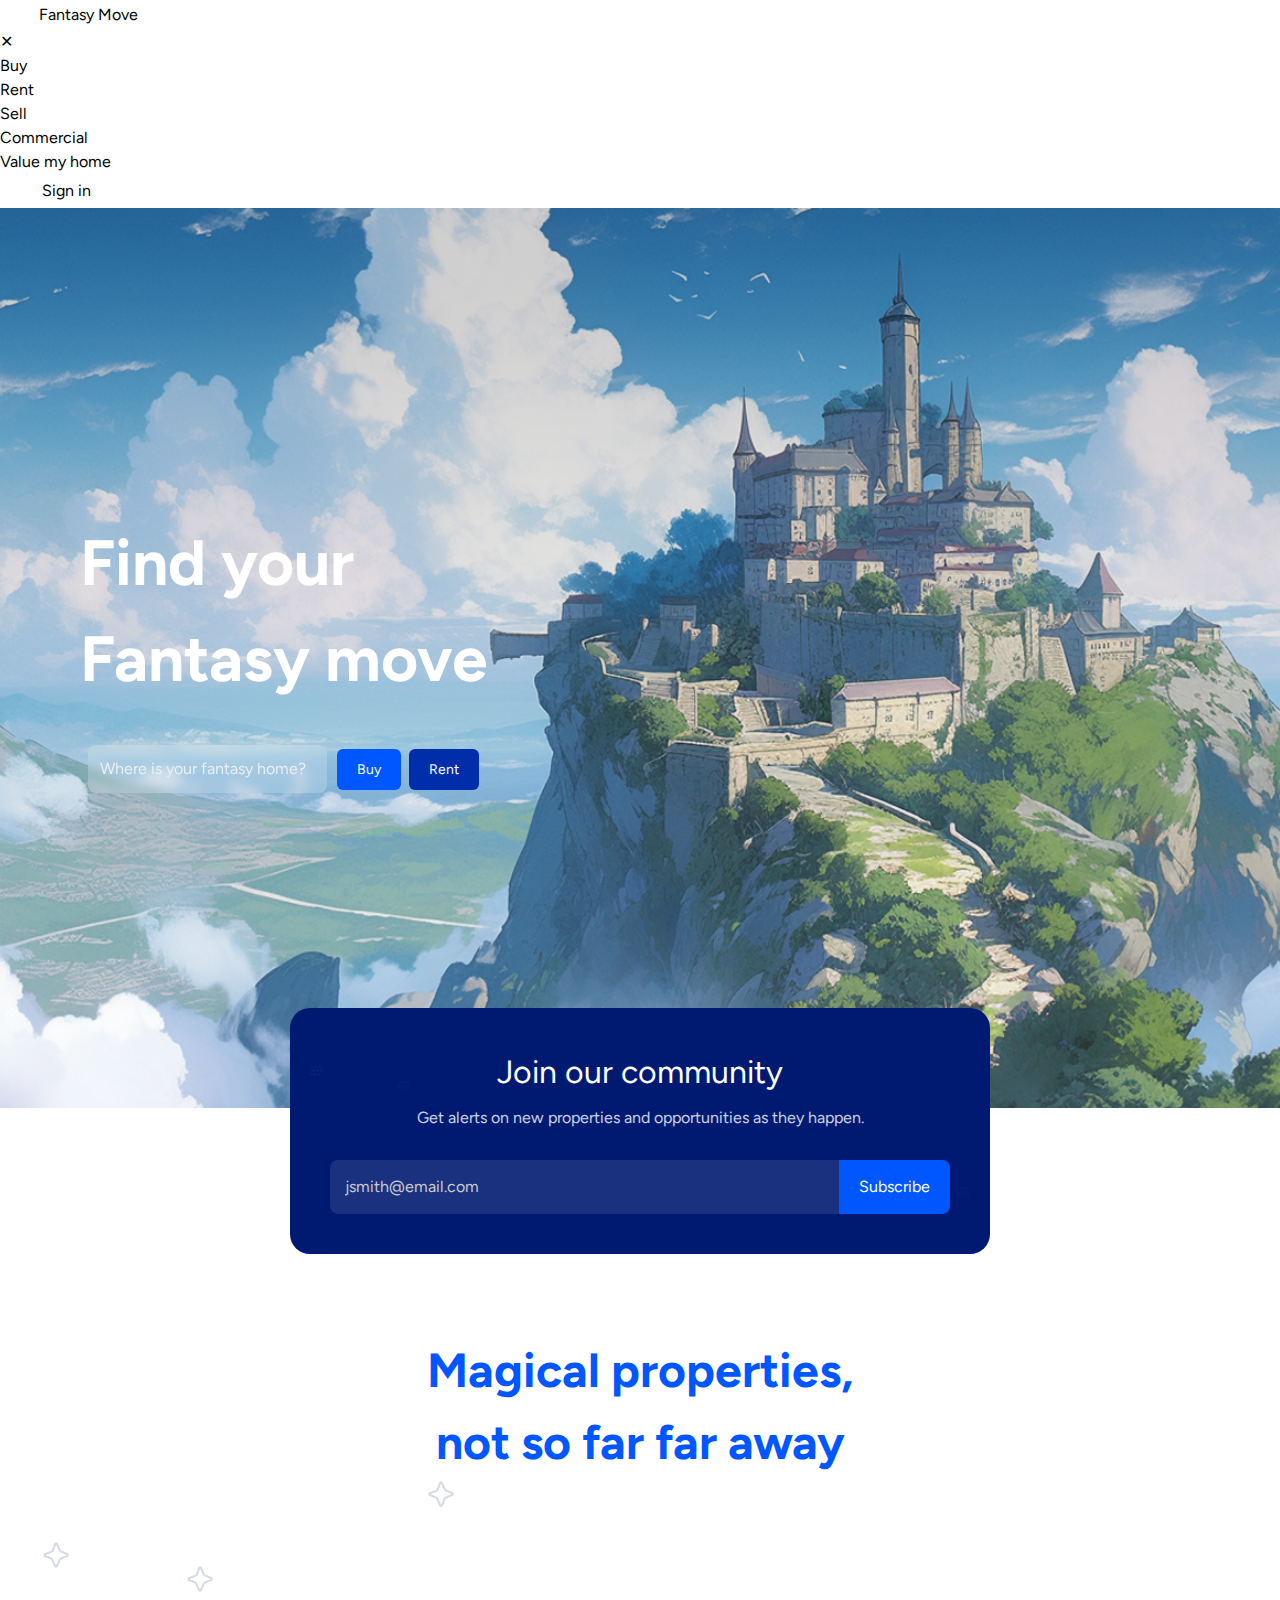
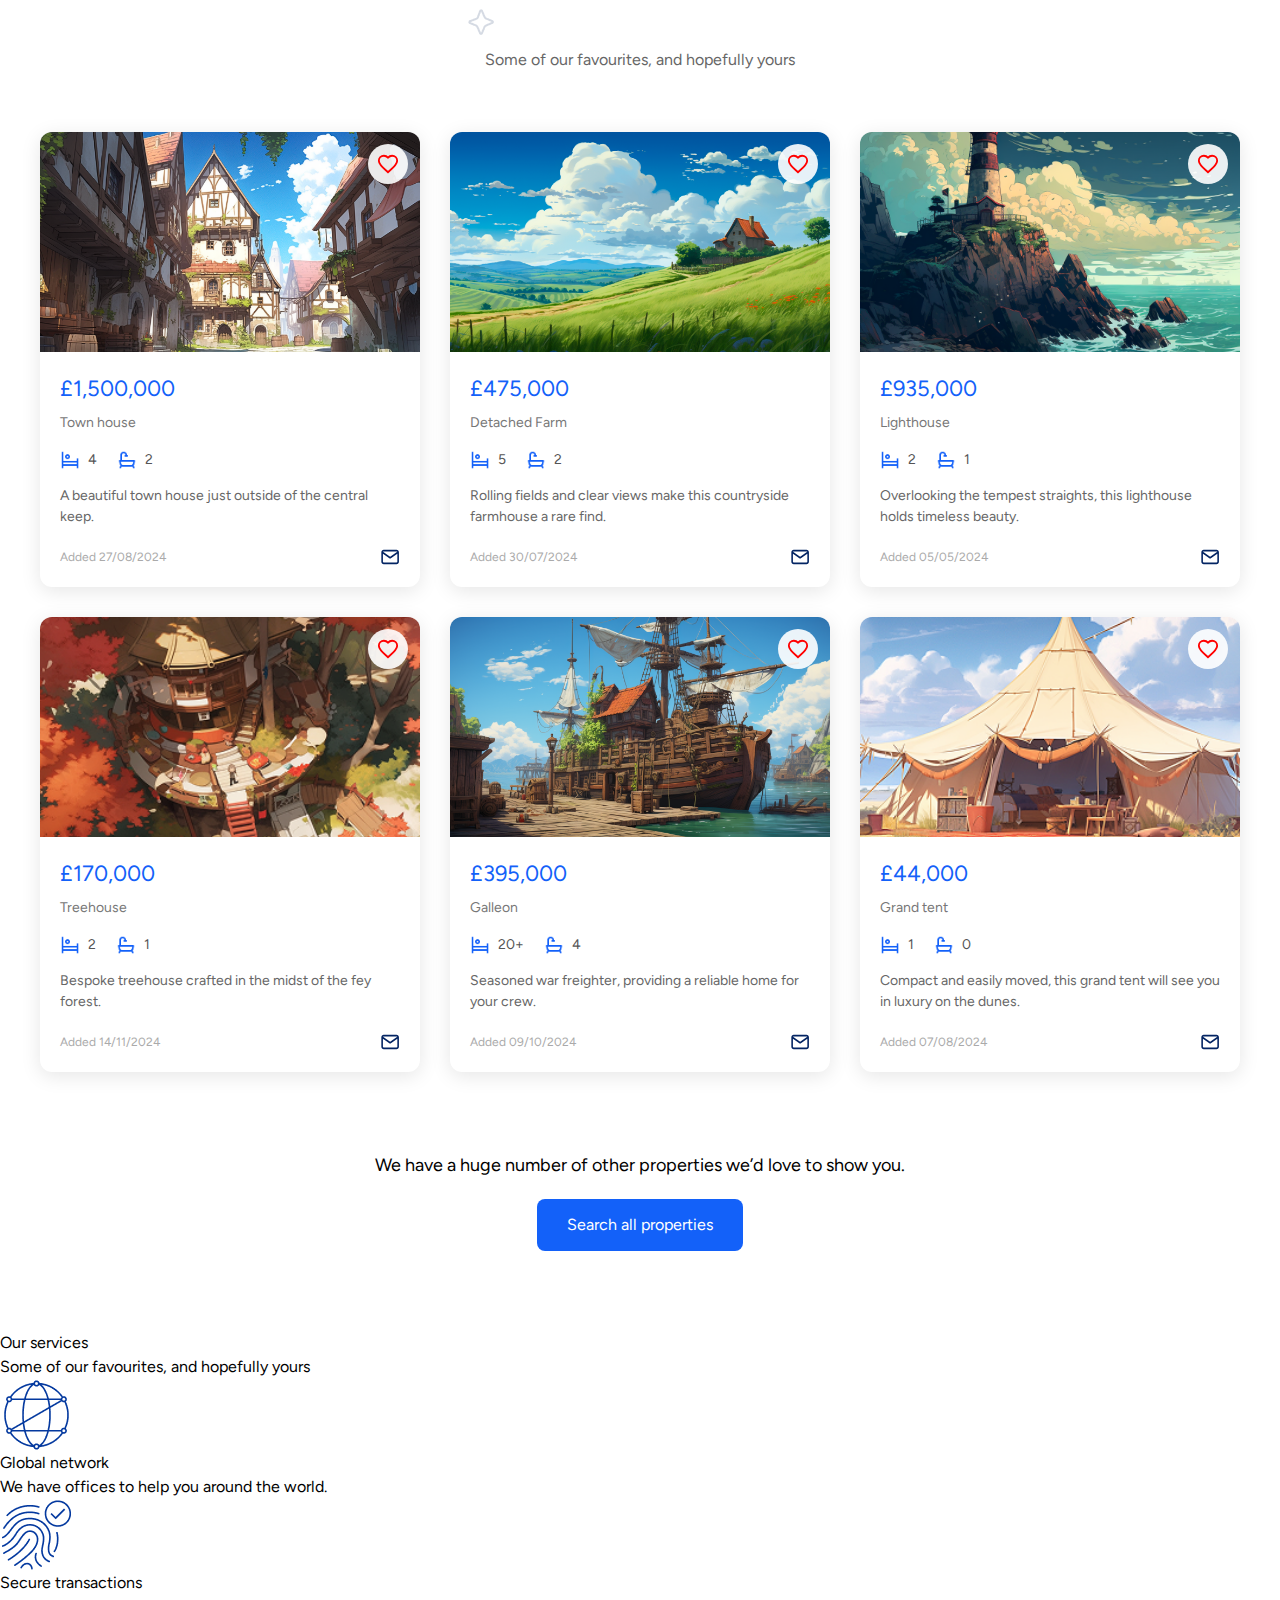
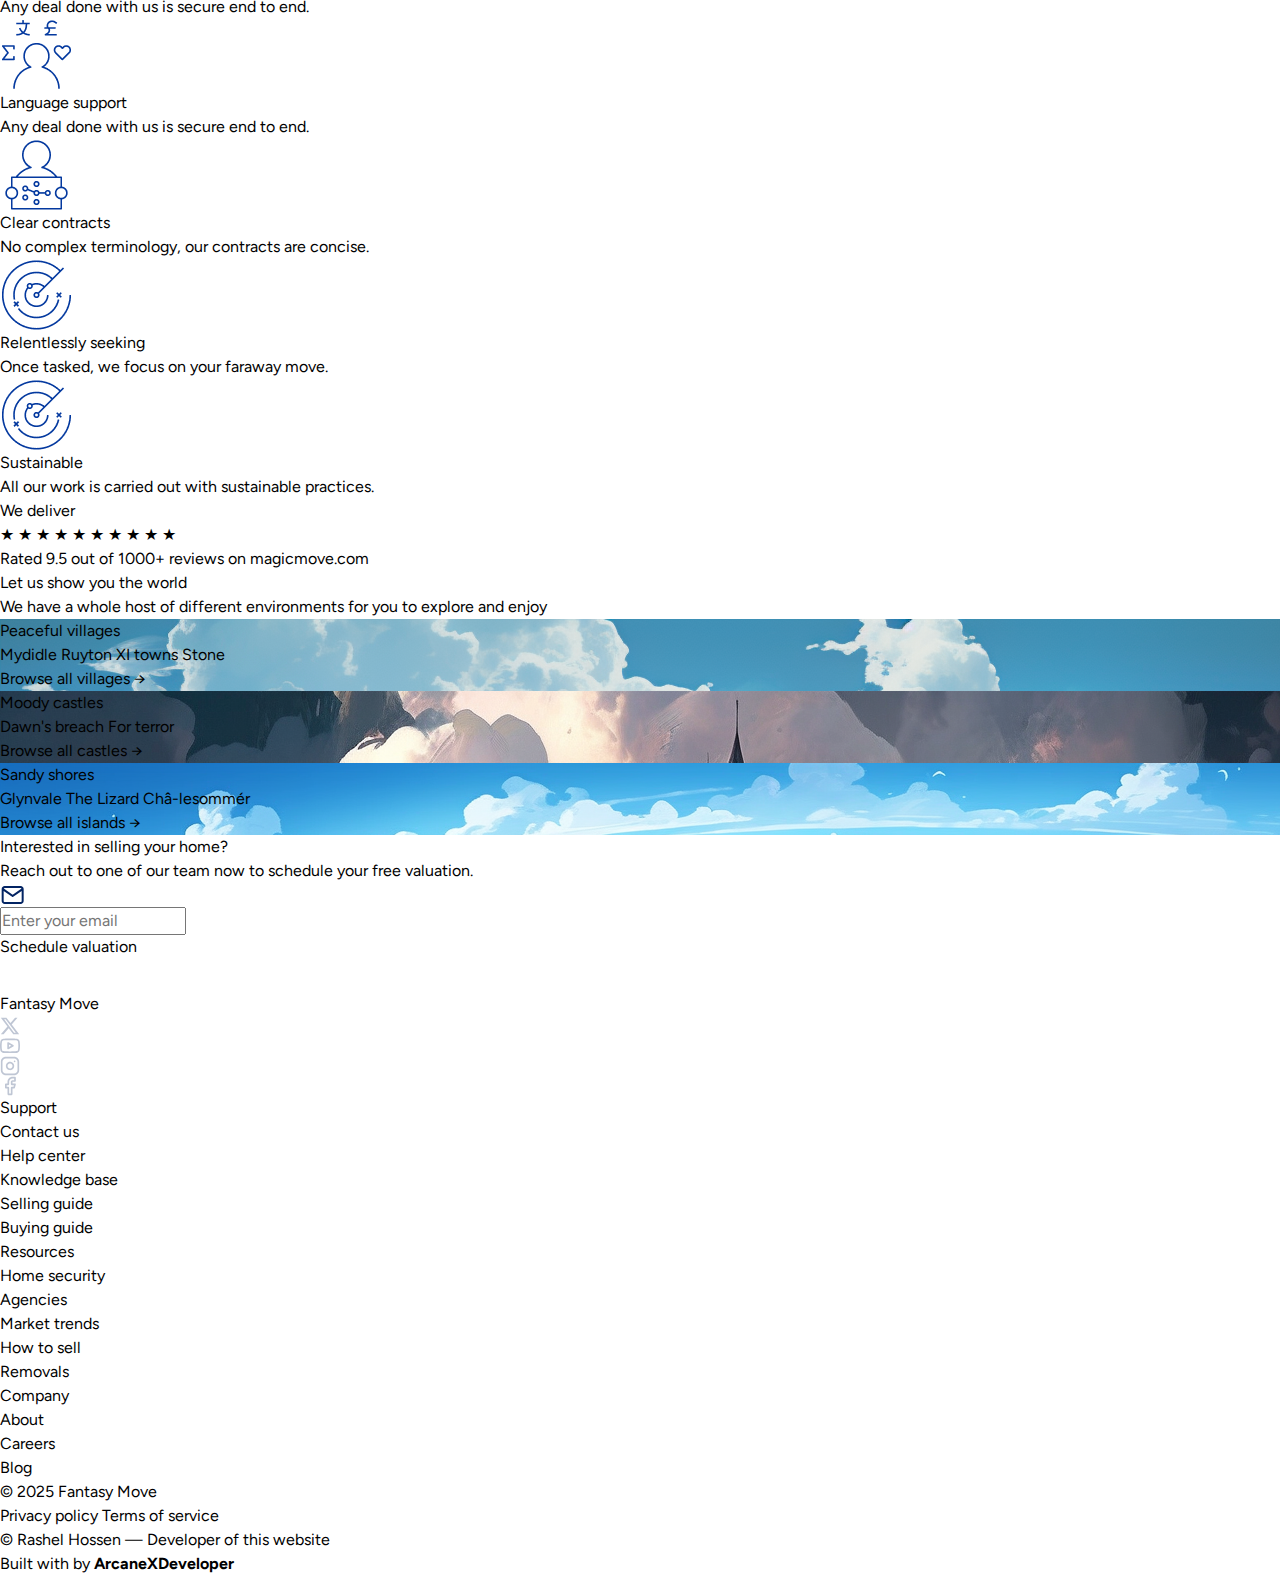
<file: index.html>
<!DOCTYPE html>
<html lang="en">

<head>
    <meta charset="UTF-8">
    <meta name="viewport" content="width=device-width, initial-scale=1.0">
    <title>Fantasy Move</title>
    <link rel="stylesheet" href="./assets/css/style.css">
</head>

<body>

<!-- Header Area -->
<header class="header">
    <div class="logo">
        <img src="./assets/images/hero/Wand.png" alt="Wand">
        <span>Fantasy Move</span>
    </div>

    <nav class="nav">
        <ul class="nav-link">
            <li class="nav-item">Buy</li>
            <li class="nav-item">Rent</li>
            <li class="nav-item">Sell</li>
            <li class="nav-item">Commercial</li>
            <li class="nav-item">Value my home</li>
        </ul>
    </nav>

    <div class="right desktop-only">
        <div class="account">
            <img src="./assets/images/hero/User.png" alt="User">
            <span>Sign in</span>
        </div>
    </div>

    <div class="mobile-right mobile-only">
        <div class="mobile-menu-toggle" id="menuIcon">
            <img src="./assets/images/hero/Menu.svg" alt="Menu">
        </div>
        <div class="account">
            <img src="./assets/images/hero/User.png" alt="User">
            <span>Sign in</span>
        </div>
    </div>
</header>

<!-- Mobile Navigation Drawer -->
<div class="mobile-nav" id="mobileNav">
    <div class="mobile-nav-header">
        <div class="logo">
            <img src="./assets/images/hero/Wand.png" alt="Wand">
            <span>Fantasy Move</span>
        </div>
        <div id="closeMenu" class="close-btn">✕</div>
    </div>
    <ul class="mobile-nav-links">
        <li class="nav-item">Buy</li>
        <li class="nav-item">Rent</li>
        <li class="nav-item">Sell</li>
        <li class="nav-item">Commercial</li>
        <li class="nav-item">Value my home</li>
    </ul>
    <div class="account mobile-account">
        <img src="./assets/images/hero/User.png" alt="User">
        <span>Sign in</span>
    </div>
</div>

    <main>
        <!-------------Hero-Area--------------->
        <section class="hero-area">
            <div class="hero-content">
                <h1>Find your <br> Fantasy move</h1>
                <div class="search-area">
                    <input type="text" placeholder="Where is your fantasy home?">
                    <div class="buttons">
                        <button class="buy-btn">Buy</button>
                        <button class="rent-btn">Rent</button>
                    </div>
                </div>
            </div>
        </section>

        <!---------- Community Section Area ---------->
        <section class="community">
            <div class="community-container">
                <h1>Join our community</h1>
                <p>Get alerts on new properties and opportunities as they happen.</p>
                <div class="subscribe-form">
                    <input type="text" placeholder="jsmith@email.com">
                    <button>Subscribe</button>
                </div>
            </div>
        </section>

        <!----------Property Section Area ---------->
        <section class="properties">
            <div class="properties-header">
                <h2>
                    Magical properties,<br>not so far far away
                    <img class="star-bg" src="./assets/images/property/star-element.png" alt="Star Element" class="star-element">
                </h2>
                <p>Some of our favourites, and hopefully yours</p>
            </div>

            <div class="properties-grid">
                <!-- Property Card 1 -->
                <div class="property-card">
                    <div class="property-image-wrapper">
                        <img src="./assets/images/property/Town-house.png" alt="Town house">
                        <button class="heart-button">
                            <svg class="heart-icon" xmlns="http://www.w3.org/2000/svg" viewBox="0 0 24 24" fill="none"
                                stroke="currentColor" stroke-width="2">
                                <path class="heart-path" d="M12 21l-1.45-1.32C5.4 15.36 
                                2 12.28 2 8.5 2 5.42 4.42 3 7.5 3c1.74 0 3.41 
                                0.81 4.5 2.09C13.09 3.81 14.76 3 16.5 3 19.58 
                                3 22 5.42 22 8.5c0 3.78-3.4 6.86-8.55 
                                11.18L12 21z" />
                            </svg>
                        </button>
                    </div>
                    <div class="property-info">
                        <h3>£1,500,000</h3>
                        <span>Town house</span>
                        <div class="property-icons">
                            <span><img src="./assets/images/property/Bedroom.png" alt="Bedroom">4</span>
                            <span><img src="./assets/images/property/Bathroom.png" alt="Bathroom">2</span>
                        </div>
                        <p>A beautiful town house just outside of the central keep.</p>
                        <div class="property-footer">
                            <small>Added 27/08/2024</small>
                            <span><img src="./assets/images/property/Mail.svg" alt="Mail"></span>
                        </div>
                    </div>
                </div>

                <!-- Property Card 2 -->
                <div class="property-card">
                    <div class="property-image-wrapper">
                        <img src="./assets/images/property/Detached-farm.png" alt="Detached Farm">
                        <button class="heart-button">
                            <svg class="heart-icon" xmlns="http://www.w3.org/2000/svg" viewBox="0 0 24 24" fill="none"
                                stroke="currentColor" stroke-width="2">
                                <path class="heart-path" d="M12 21l-1.45-1.32C5.4 15.36 
                                2 12.28 2 8.5 2 5.42 4.42 3 7.5 3c1.74 0 3.41 
                                0.81 4.5 2.09C13.09 3.81 14.76 3 16.5 3 19.58 
                                3 22 5.42 22 8.5c0 3.78-3.4 6.86-8.55 
                                11.18L12 21z" />
                            </svg>
                        </button>
                    </div>
                    <div class="property-info">
                        <h3>£475,000</h3>
                        <span>Detached Farm</span>
                        <div class="property-icons">
                            <span><img src="./assets/images/property/Bedroom.png" alt="Bedroom">5</span>
                            <span><img src="./assets/images/property/Bathroom.png" alt="Bathroom">2</span>
                        </div>
                        <p>Rolling fields and clear views make this countryside farmhouse a rare find.</p>
                        <div class="property-footer">
                            <small>Added 30/07/2024</small>
                            <span><img src="./assets/images/property/Mail.svg" alt="Mail"></span>
                        </div>
                    </div>
                </div>

                <!-- Property Card 3 -->
                <div class="property-card">
                    <div class="property-image-wrapper">
                        <img src="./assets/images/property/Lighthouse.png" alt="Lighthouse">
                        <button class="heart-button">
                            <svg class="heart-icon" xmlns="http://www.w3.org/2000/svg" viewBox="0 0 24 24" fill="none"
                                stroke="currentColor" stroke-width="2">
                                <path class="heart-path" d="M12 21l-1.45-1.32C5.4 15.36 
                                2 12.28 2 8.5 2 5.42 4.42 3 7.5 3c1.74 0 3.41 
                                0.81 4.5 2.09C13.09 3.81 14.76 3 16.5 3 19.58 
                                3 22 5.42 22 8.5c0 3.78-3.4 6.86-8.55 
                                11.18L12 21z" />
                            </svg>
                        </button>
                    </div>
                    <div class="property-info">
                        <h3>£935,000</h3>
                        <span>Lighthouse</span>
                        <div class="property-icons">
                            <span><img src="./assets/images/property/Bedroom.png" alt="Bedroom">2</span>
                            <span><img src="./assets/images/property/Bathroom.png" alt="Bathroom">1</span>
                        </div>
                        <p>Overlooking the tempest straights, this lighthouse holds timeless beauty.</p>
                        <div class="property-footer">
                            <small>Added 05/05/2024</small>
                            <span><img src="./assets/images/property/Mail.svg" alt="Mail"></span>
                        </div>
                    </div>
                </div>

                <!-- Property Card 4 -->
                <div class="property-card">
                    <div class="property-image-wrapper">
                        <img src="./assets/images/property/Treehouse.png" alt="Treehouse">
                        <button class="heart-button">
                            <svg class="heart-icon" xmlns="http://www.w3.org/2000/svg" viewBox="0 0 24 24" fill="none"
                                stroke="currentColor" stroke-width="2">
                                <path class="heart-path" d="M12 21l-1.45-1.32C5.4 15.36 
                                2 12.28 2 8.5 2 5.42 4.42 3 7.5 3c1.74 0 3.41 
                                0.81 4.5 2.09C13.09 3.81 14.76 3 16.5 3 19.58 
                                3 22 5.42 22 8.5c0 3.78-3.4 6.86-8.55 
                                11.18L12 21z" />
                            </svg>
                        </button>
                    </div>
                    <div class="property-info">
                        <h3>£170,000</h3>
                        <span>Treehouse</span>
                        <div class="property-icons">
                            <span><img src="./assets/images/property/Bedroom.png" alt="Bedroom">2</span>
                            <span><img src="./assets/images/property/Bathroom.png" alt="Bathroom">1</span>
                        </div>
                        <p>Bespoke treehouse crafted in the midst of the fey forest.</p>
                        <div class="property-footer">
                            <small>Added 14/11/2024</small>
                            <span><img src="./assets/images/property/Mail.svg" alt="Mail"></span>
                        </div>
                    </div>
                </div>

                <!-- Property Card 5 -->
                <div class="property-card">
                    <div class="property-image-wrapper">
                        <img src="./assets/images/property/Galleon.png" alt="Galleon">
                        <button class="heart-button">
                            <svg class="heart-icon" xmlns="http://www.w3.org/2000/svg" viewBox="0 0 24 24" fill="none"
                                stroke="currentColor" stroke-width="2">
                                <path class="heart-path" d="M12 21l-1.45-1.32C5.4 15.36 
                                2 12.28 2 8.5 2 5.42 4.42 3 7.5 3c1.74 0 3.41 
                                0.81 4.5 2.09C13.09 3.81 14.76 3 16.5 3 19.58 
                                3 22 5.42 22 8.5c0 3.78-3.4 6.86-8.55 
                                11.18L12 21z" />
                            </svg>
                        </button>
                    </div>
                    <div class="property-info">
                        <h3>£395,000</h3>
                        <span>Galleon</span>
                        <div class="property-icons">
                            <span><img src="./assets/images/property/Bedroom.png" alt="Bedroom">20+</span>
                            <span><img src="./assets/images/property/Bathroom.png" alt="Bathroom">4</span>
                        </div>
                        <p>Seasoned war freighter, providing a reliable home for your crew.</p>
                        <div class="property-footer">
                            <small>Added 09/10/2024</small>
                            <span><img src="./assets/images/property/Mail.svg" alt="Mail"></span>
                        </div>
                    </div>
                </div>

                <!-- Property Card 6 -->
                <div class="property-card">
                    <div class="property-image-wrapper">
                        <img src="./assets/images/property/Grand-tent.png" alt="Grand Tent">
                        <button class="heart-button">
                            <svg class="heart-icon" xmlns="http://www.w3.org/2000/svg" viewBox="0 0 24 24" fill="none"
                                stroke="currentColor" stroke-width="2">
                                <path class="heart-path" d="M12 21l-1.45-1.32C5.4 15.36 
                                2 12.28 2 8.5 2 5.42 4.42 3 7.5 3c1.74 0 3.41 
                                0.81 4.5 2.09C13.09 3.81 14.76 3 16.5 3 19.58 
                                3 22 5.42 22 8.5c0 3.78-3.4 6.86-8.55 
                                11.18L12 21z" />
                            </svg>
                        </button>
                    </div>
                    <div class="property-info">
                        <h3>£44,000</h3>
                        <span>Grand tent</span>
                        <div class="property-icons">
                            <span><img src="./assets/images/property/Bedroom.png" alt="Bedroom">1</span>
                            <span><img src="./assets/images/property/Bathroom.png" alt="Bathroom">0</span>
                        </div>
                        <p>Compact and easily moved, this grand tent will see you in luxury on the dunes.</p>
                        <div class="property-footer">
                            <small>Added 07/08/2024</small>
                            <span><img src="./assets/images/property/Mail.svg" alt="Mail"></span>
                        </div>
                    </div>
                </div>
            </div>

            <div class="properties-button">
                <p>We have a huge number of other properties we’d love to show you.</p>
                <button>Search all properties</button>
            </div>
        </section>

        <!----------Service-Area---------->
        <section class="services">
            <div class="services-header">
                <h2>Our services</h2>
                <p>Some of our favourites, and hopefully yours</p>
            </div>
            <div class="services-grid">
                <div class="service-item">
                    <div class="icon-circle">
                        <img src="./assets/images/service/global.png" alt="Global network" />
                    </div>
                    <h3>Global network</h3>
                    <p>We have offices to help you around the world.</p>
                </div>

                <div class="service-item">
                    <div class="icon-circle">
                        <img src="./assets/images/service/fingerprint.png" alt="Secure transactions" />
                    </div>
                    <h3>Secure transactions</h3>
                    <p>Any deal done with us is secure end to end.</p>
                </div>

                <div class="service-item">
                    <div class="icon-circle">
                        <img src="./assets/images/service/language.png" alt="Language support" />
                    </div>
                    <h3>Language support</h3>
                    <p>Any deal done with us is secure end to end.</p>
                </div>

                <div class="service-item">
                    <div class="icon-circle">
                        <img src="./assets/images/service/support.png" alt="Clear contracts" />
                    </div>
                    <h3>Clear contracts</h3>
                    <p>No complex terminology, our contracts are concise.</p>
                </div>

                <div class="service-item">
                    <div class="icon-circle">
                        <img src="./assets/images/service/location.png" alt="Relentlessly seeking" />
                    </div>
                    <h3>Relentlessly seeking</h3>
                    <p>Once tasked, we focus on your faraway move.</p>
                </div>

                <div class="service-item">
                    <div class="icon-circle">
                        <img src="./assets/images/service/location-2.png" alt="Sustainable" />
                    </div>
                    <h3>Sustainable</h3>
                    <p>All our work is carried out with sustainable practices.</p>
                </div>
            </div>
        </section>

        <!-----------Delivery-Area------------->
        <section class="delivery-section">
            <h2 class="delivery-title">We deliver</h2>
            <div class="stars">
                <span class="star full">★</span>
                <span class="star full">★</span>
                <span class="star full">★</span>
                <span class="star full">★</span>
                <span class="star full">★</span>
                <span class="star full">★</span>
                <span class="star full">★</span>
                <span class="star full">★</span>
                <span class="star full">★</span>
                <span class="star half">★</span> <!-- This is the right-half star -->
            </div>
            <p class="rating-text">
                Rated 9.5 out of 1000+ reviews on <a href="#">magicmove.com</a>
            </p>
        </section>

        <!------------World-Section-Area------------>
        <section class="world-section">
            <h2 class="section-title">Let us show you the world</h2>
            <p class="section-subtitle">
                We have a whole host of different environments for you to explore and enjoy
            </p>

            <div class="grid">
                <div class="card card-wide" style="background-image: url('./assets/images/world/village.png')">
                    <div class="card-content">
                        <h3>Peaceful villages</h3>
                        <div class="tags">
                            <span>Mydidle</span>
                            <span>Ruyton XI towns</span>
                            <span>Stone</span>
                        </div>
                        <a href="#" class="browse-link">Browse all villages →</a>
                    </div>
                </div>

                <div class="card card-square content-right"
                    style="background-image: url('./assets/images/world/castles.png')">
                    <div class="card-content">
                        <h3>Moody castles</h3>
                        <div class="tags">
                            <span>Dawn's breach</span>
                            <span>For terror</span>
                        </div>
                        <a href="#" class="browse-link">Browse all castles →</a>
                    </div>
                </div>

                <div class="card card-full" style="background-image: url('./assets/images/world/shores.png')">
                    <div class="card-content">
                        <h3>Sandy shores</h3>
                        <div class="tags">
                            <span>Glynvale</span>
                            <span>The Lizard</span>
                            <span>Châ-lesommér</span>
                        </div>
                        <a href="#" class="browse-link">Browse all islands →</a>
                    </div>
                </div>
            </div>
        </section>

        <!-- CTA Section -->
        <section class="cta-section">
            <div class="cta-content">
                <div class="cta-overlay">
                    <h2>Interested in selling your home?</h2>
                    <p>Reach out to one of our team now to schedule your free valuation.</p>
                    <form class="cta-form">
                        <div class="input-group">
                            <span class="input-icon">
                                <img src="./assets/images/property/Mail.svg" alt="Mail">
                            </span>
                            <input type="email" placeholder="Enter your email" required>
                        </div>
                        <button type="submit">Schedule valuation</button>
                    </form>
                </div>
            </div>
        </section>

    </main>

    <!-- Footer Section -->
    <footer class="footer-section">
        <div class="footer-container">
            <!-- Logo and Social -->
            <div class="footer-left">
                <div class="footer-logo">
                    <img src="./assets/images/hero/Wand.png" alt="Wand">
                    <span>Fantasy Move</span>
                </div>
                <div class="social-icons">
                    <a href="#"><img src="./assets/images/footer/Twitter.svg" alt="Twitter"></a>
                    <a href="#"><img src="./assets/images/footer/YouTube.svg" alt="YouTube"></a>
                    <a href="#"><img src="./assets/images/footer/Instragram.svg" alt="Instagram"></a>
                    <a href="#"><img src="./assets/images/footer/Facebook.svg" alt="Facebook"></a>
                </div>
            </div>

            <!-- Footer Links -->
            <div class="footer-links">
                <div class="column">
                    <h4>Support</h4>
                    <ul>
                        <li>Contact us</li>
                        <li>Help center</li>
                        <li>Knowledge base</li>
                        <li>Selling guide</li>
                        <li>Buying guide</li>
                    </ul>
                </div>

                <div class="column">
                    <h4>Resources</h4>
                    <ul>
                        <li>Home security</li>
                        <li>Agencies</li>
                        <li>Market trends</li>
                        <li>How to sell</li>
                        <li>Removals</li>
                    </ul>
                </div>

                <div class="column">
                    <h4>Company</h4>
                    <ul>
                        <li>About</li>
                        <li>Careers</li>
                        <li>Blog</li>
                    </ul>
                </div>
            </div>
        </div>

        <!-- Footer Bottom -->
        <div class="footer-bottom">
            <p>© 2025 Fantasy Move</p>
            <div class="legal-links">
                <a href="#">Privacy policy</a>
                <a href="#">Terms of service</a>
            </div>
        </div>

        <!-- Footer Credit -->
        <div class="footer-credit">
            <p>© Rashel Hossen — Developer of this website</p>
            <p>Built with by <strong>ArcaneXDeveloper</strong></p>
        </div>
    </footer>


</body>

<script src="./assets/js/javascript.js"></script>

</html>
</file>
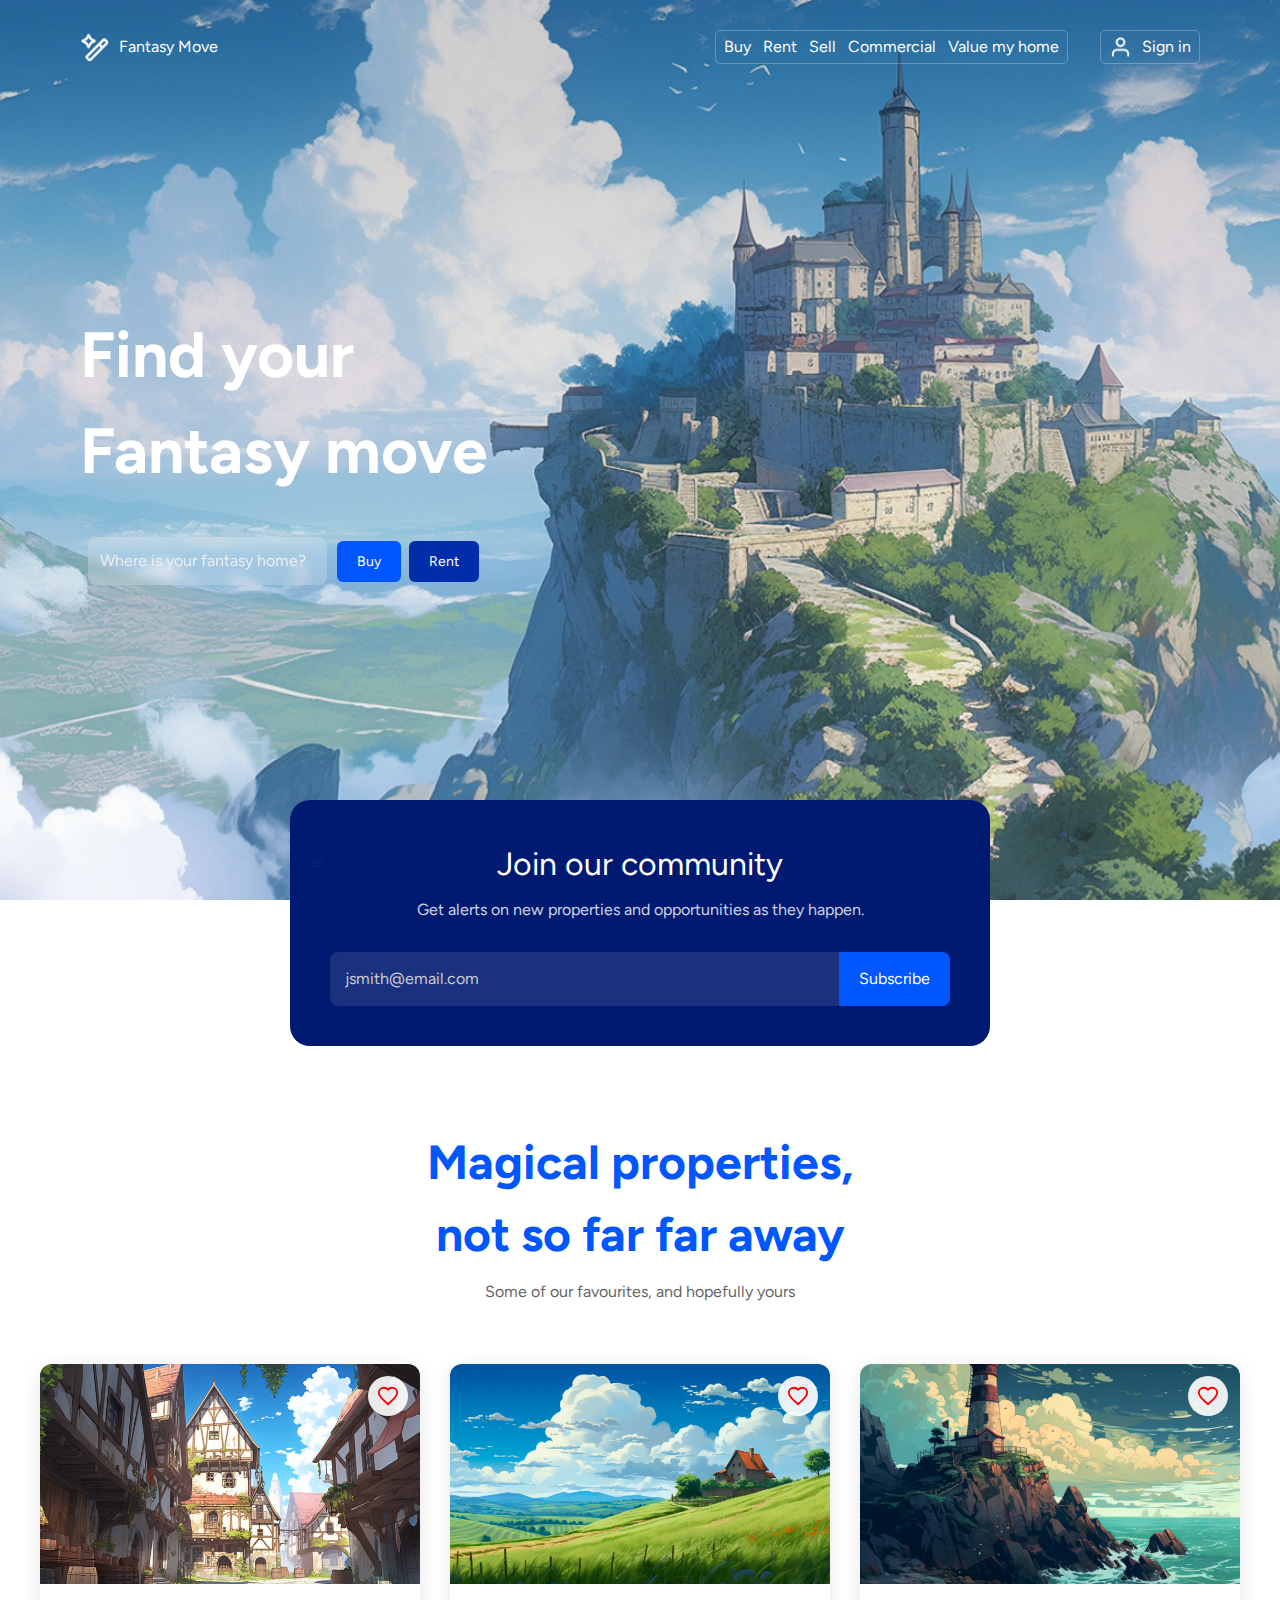
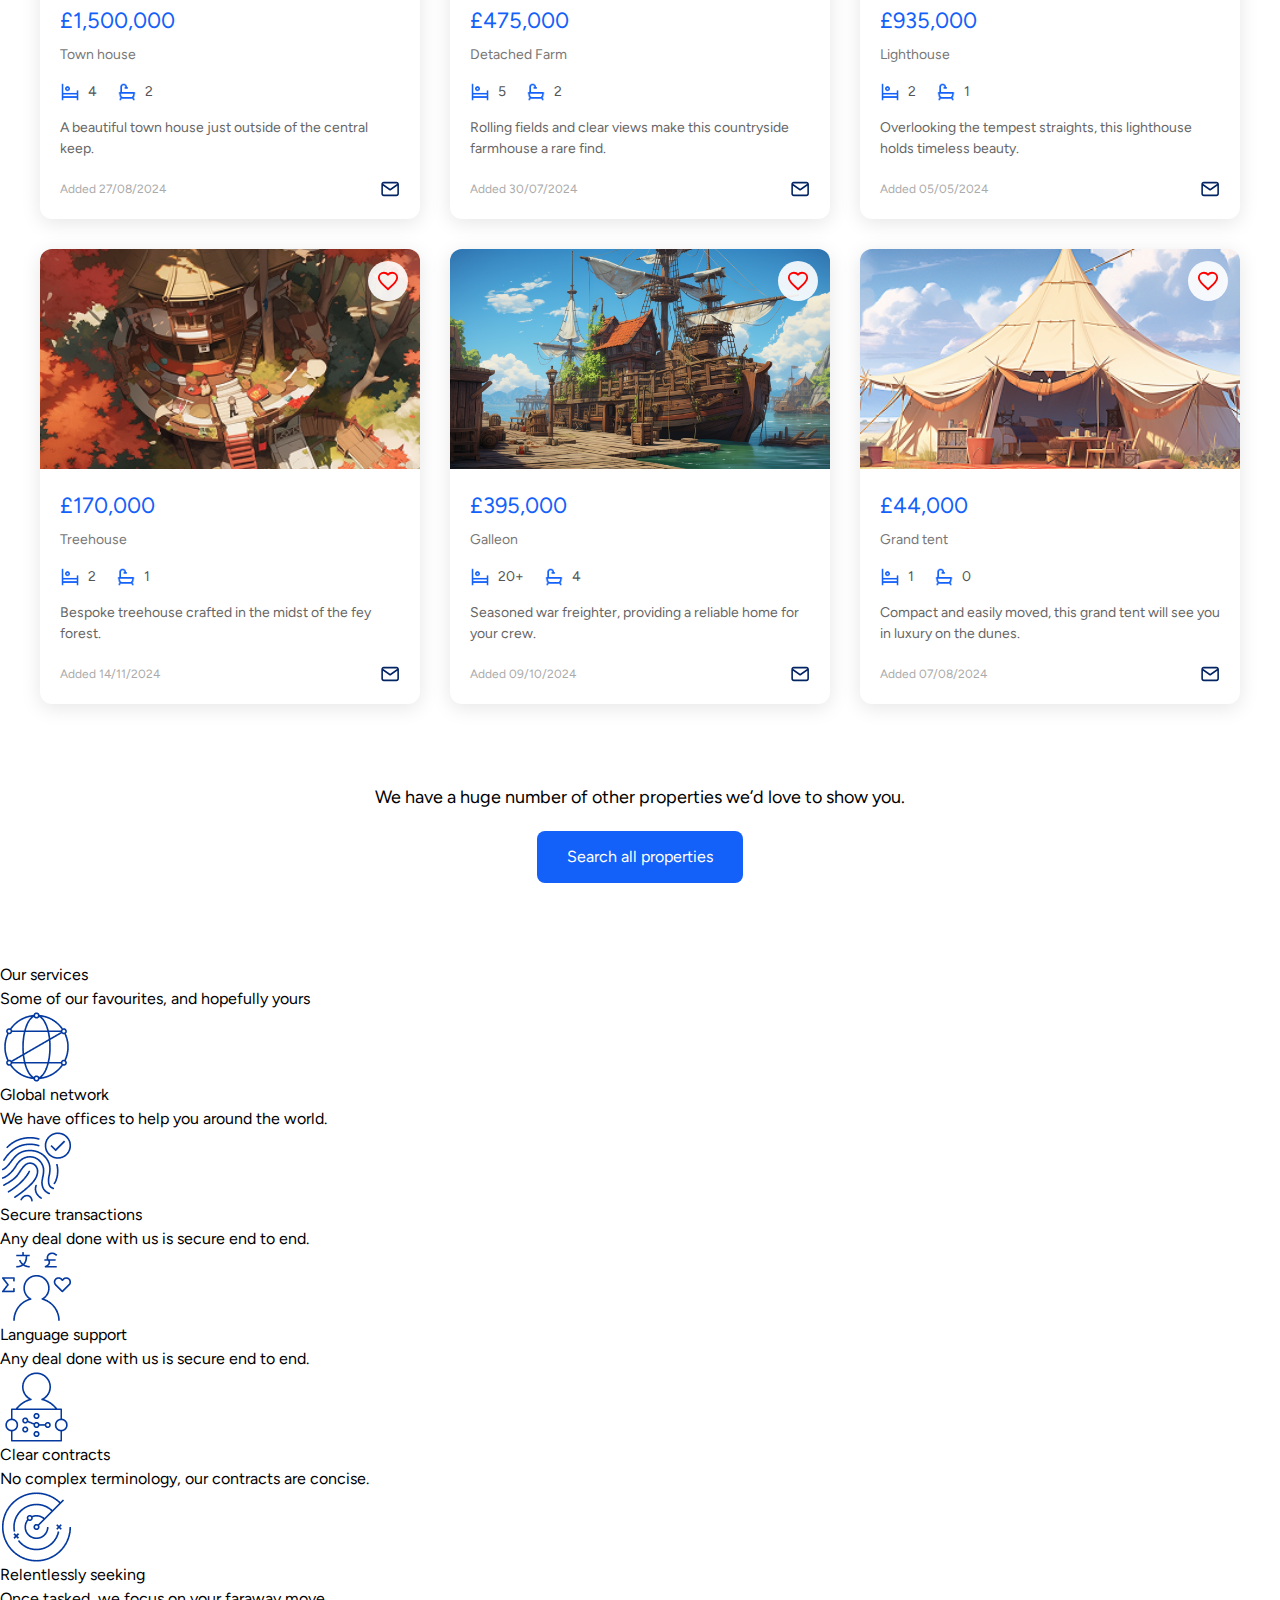
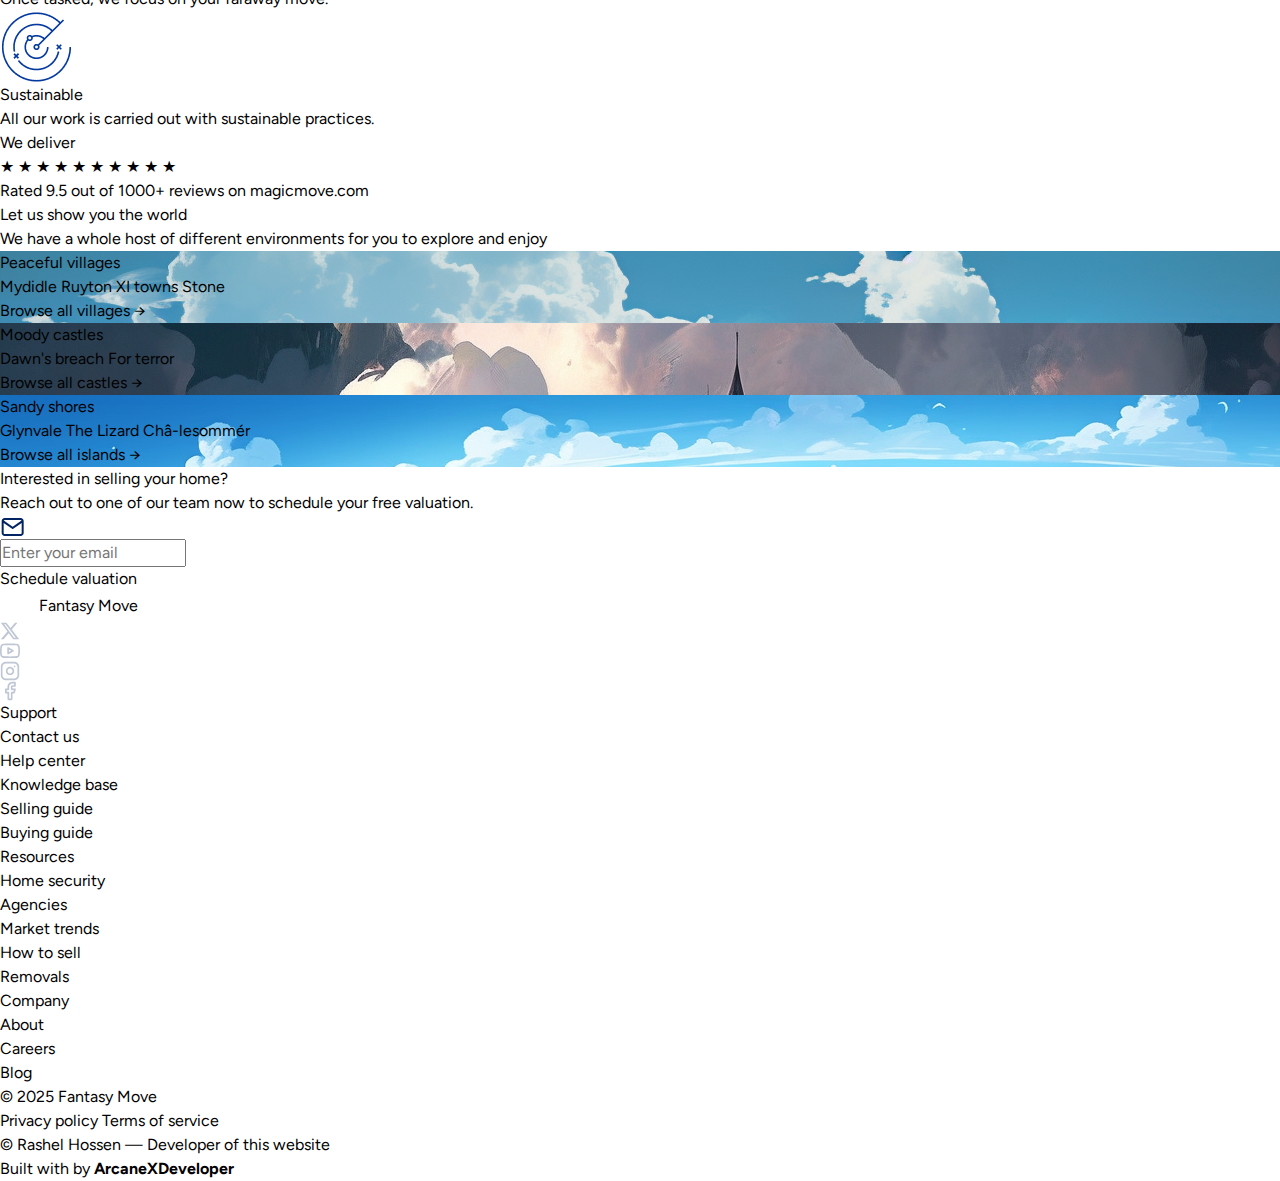
<file: indext.html>
<!DOCTYPE html>
<html lang="en">

<head>
    <meta charset="UTF-8">
    <meta name="viewport" content="width=device-width, initial-scale=1.0">
    <title>Fantasy Move</title>
    <link rel="stylesheet" href="./assets/css/style.css">
</head>

<body>

    <!------Header-Area----->
    <header class="header">
        <div class="logo">
            <img src="./assets/images/hero/Wand.png" alt="Wand">
            <span>Fantasy Move</span>
        </div>
        <div class="right">
            <nav class="nav">
                <ul class="nav-link">
                    <li class="nav-item">Buy</li>
                    <li class="nav-item">Rent</li>
                    <li class="nav-item">Sell</li>
                    <li class="nav-item">Commercial</li>
                    <li class="nav-item">Value my home</li>
                </ul>
            </nav>
            <div class="account">
                <img src="./assets/images/hero/User.png" alt="User">
                <span>Sign in</span>
            </div>
        </div>
    </header>

    <main>
        <!-------------Hero-Area--------------->
        <section class="hero-area">
            <div class="hero-content">
                <h1>Find your <br> Fantasy move</h1>
                <div class="search-area">
                    <input type="text" placeholder="Where is your fantasy home?">
                    <div class="buttons">
                        <button class="buy-btn">Buy</button>
                        <button class="rent-btn">Rent</button>
                    </div>
                </div>
            </div>
        </section>

        <!---------- Community Section Area ---------->
        <section class="community">
            <div class="community-container">
                <h1>Join our community</h1>
                <p>Get alerts on new properties and opportunities as they happen.</p>
                <div class="subscribe-form">
                    <input type="text" placeholder="jsmith@email.com">
                    <button>Subscribe</button>
                </div>
            </div>
        </section>

        <!----------Property Section Area ---------->
        <section class="properties">
            <div class="properties-header">
                <h2>
                    Magical properties,<br>not so far far away
                    <img src="./assets/images/property/star-element.png" alt="Star Element" class="star-element">
                </h2>
                <p>Some of our favourites, and hopefully yours</p>
            </div>

            <div class="properties-grid">
                <!-- Property Card 1 -->
                <div class="property-card">
                    <div class="property-image-wrapper">
                        <img src="./assets/images/property/Town-house.png" alt="Town house">
                        <button class="heart-button">
                            <svg class="heart-icon" xmlns="http://www.w3.org/2000/svg" viewBox="0 0 24 24" fill="none"
                                stroke="currentColor" stroke-width="2">
                                <path class="heart-path" d="M12 21l-1.45-1.32C5.4 15.36 
                                2 12.28 2 8.5 2 5.42 4.42 3 7.5 3c1.74 0 3.41 
                                0.81 4.5 2.09C13.09 3.81 14.76 3 16.5 3 19.58 
                                3 22 5.42 22 8.5c0 3.78-3.4 6.86-8.55 
                                11.18L12 21z" />
                            </svg>
                        </button>
                    </div>
                    <div class="property-info">
                        <h3>£1,500,000</h3>
                        <span>Town house</span>
                        <div class="property-icons">
                            <span><img src="./assets/images/property/Bedroom.png" alt="Bedroom">4</span>
                            <span><img src="./assets/images/property/Bathroom.png" alt="Bathroom">2</span>
                        </div>
                        <p>A beautiful town house just outside of the central keep.</p>
                        <div class="property-footer">
                            <small>Added 27/08/2024</small>
                            <span><img src="./assets/images/property/Mail.svg" alt="Mail"></span>
                        </div>
                    </div>
                </div>

                <!-- Property Card 2 -->
                <div class="property-card">
                    <div class="property-image-wrapper">
                        <img src="./assets/images/property/Detached-farm.png" alt="Detached Farm">
                        <button class="heart-button">
                            <svg class="heart-icon" xmlns="http://www.w3.org/2000/svg" viewBox="0 0 24 24" fill="none"
                                stroke="currentColor" stroke-width="2">
                                <path class="heart-path" d="M12 21l-1.45-1.32C5.4 15.36 
                                2 12.28 2 8.5 2 5.42 4.42 3 7.5 3c1.74 0 3.41 
                                0.81 4.5 2.09C13.09 3.81 14.76 3 16.5 3 19.58 
                                3 22 5.42 22 8.5c0 3.78-3.4 6.86-8.55 
                                11.18L12 21z" />
                            </svg>
                        </button>
                    </div>
                    <div class="property-info">
                        <h3>£475,000</h3>
                        <span>Detached Farm</span>
                        <div class="property-icons">
                            <span><img src="./assets/images/property/Bedroom.png" alt="Bedroom">5</span>
                            <span><img src="./assets/images/property/Bathroom.png" alt="Bathroom">2</span>
                        </div>
                        <p>Rolling fields and clear views make this countryside farmhouse a rare find.</p>
                        <div class="property-footer">
                            <small>Added 30/07/2024</small>
                            <span><img src="./assets/images/property/Mail.svg" alt="Mail"></span>
                        </div>
                    </div>
                </div>

                <!-- Property Card 3 -->
                <div class="property-card">
                    <div class="property-image-wrapper">
                        <img src="./assets/images/property/Lighthouse.png" alt="Lighthouse">
                        <button class="heart-button">
                            <svg class="heart-icon" xmlns="http://www.w3.org/2000/svg" viewBox="0 0 24 24" fill="none"
                                stroke="currentColor" stroke-width="2">
                                <path class="heart-path" d="M12 21l-1.45-1.32C5.4 15.36 
                                2 12.28 2 8.5 2 5.42 4.42 3 7.5 3c1.74 0 3.41 
                                0.81 4.5 2.09C13.09 3.81 14.76 3 16.5 3 19.58 
                                3 22 5.42 22 8.5c0 3.78-3.4 6.86-8.55 
                                11.18L12 21z" />
                            </svg>
                        </button>
                    </div>
                    <div class="property-info">
                        <h3>£935,000</h3>
                        <span>Lighthouse</span>
                        <div class="property-icons">
                            <span><img src="./assets/images/property/Bedroom.png" alt="Bedroom">2</span>
                            <span><img src="./assets/images/property/Bathroom.png" alt="Bathroom">1</span>
                        </div>
                        <p>Overlooking the tempest straights, this lighthouse holds timeless beauty.</p>
                        <div class="property-footer">
                            <small>Added 05/05/2024</small>
                            <span><img src="./assets/images/property/Mail.svg" alt="Mail"></span>
                        </div>
                    </div>
                </div>

                <!-- Property Card 4 -->
                <div class="property-card">
                    <div class="property-image-wrapper">
                        <img src="./assets/images/property/Treehouse.png" alt="Treehouse">
                        <button class="heart-button">
                            <svg class="heart-icon" xmlns="http://www.w3.org/2000/svg" viewBox="0 0 24 24" fill="none"
                                stroke="currentColor" stroke-width="2">
                                <path class="heart-path" d="M12 21l-1.45-1.32C5.4 15.36 
                                2 12.28 2 8.5 2 5.42 4.42 3 7.5 3c1.74 0 3.41 
                                0.81 4.5 2.09C13.09 3.81 14.76 3 16.5 3 19.58 
                                3 22 5.42 22 8.5c0 3.78-3.4 6.86-8.55 
                                11.18L12 21z" />
                            </svg>
                        </button>
                    </div>
                    <div class="property-info">
                        <h3>£170,000</h3>
                        <span>Treehouse</span>
                        <div class="property-icons">
                            <span><img src="./assets/images/property/Bedroom.png" alt="Bedroom">2</span>
                            <span><img src="./assets/images/property/Bathroom.png" alt="Bathroom">1</span>
                        </div>
                        <p>Bespoke treehouse crafted in the midst of the fey forest.</p>
                        <div class="property-footer">
                            <small>Added 14/11/2024</small>
                            <span><img src="./assets/images/property/Mail.svg" alt="Mail"></span>
                        </div>
                    </div>
                </div>

                <!-- Property Card 5 -->
                <div class="property-card">
                    <div class="property-image-wrapper">
                        <img src="./assets/images/property/Galleon.png" alt="Galleon">
                        <button class="heart-button">
                            <svg class="heart-icon" xmlns="http://www.w3.org/2000/svg" viewBox="0 0 24 24" fill="none"
                                stroke="currentColor" stroke-width="2">
                                <path class="heart-path" d="M12 21l-1.45-1.32C5.4 15.36 
                                2 12.28 2 8.5 2 5.42 4.42 3 7.5 3c1.74 0 3.41 
                                0.81 4.5 2.09C13.09 3.81 14.76 3 16.5 3 19.58 
                                3 22 5.42 22 8.5c0 3.78-3.4 6.86-8.55 
                                11.18L12 21z" />
                            </svg>
                        </button>
                    </div>
                    <div class="property-info">
                        <h3>£395,000</h3>
                        <span>Galleon</span>
                        <div class="property-icons">
                            <span><img src="./assets/images/property/Bedroom.png" alt="Bedroom">20+</span>
                            <span><img src="./assets/images/property/Bathroom.png" alt="Bathroom">4</span>
                        </div>
                        <p>Seasoned war freighter, providing a reliable home for your crew.</p>
                        <div class="property-footer">
                            <small>Added 09/10/2024</small>
                            <span><img src="./assets/images/property/Mail.svg" alt="Mail"></span>
                        </div>
                    </div>
                </div>

                <!-- Property Card 6 -->
                <div class="property-card">
                    <div class="property-image-wrapper">
                        <img src="./assets/images/property/Grand-tent.png" alt="Grand Tent">
                        <button class="heart-button">
                            <svg class="heart-icon" xmlns="http://www.w3.org/2000/svg" viewBox="0 0 24 24" fill="none"
                                stroke="currentColor" stroke-width="2">
                                <path class="heart-path" d="M12 21l-1.45-1.32C5.4 15.36 
                                2 12.28 2 8.5 2 5.42 4.42 3 7.5 3c1.74 0 3.41 
                                0.81 4.5 2.09C13.09 3.81 14.76 3 16.5 3 19.58 
                                3 22 5.42 22 8.5c0 3.78-3.4 6.86-8.55 
                                11.18L12 21z" />
                            </svg>
                        </button>
                    </div>
                    <div class="property-info">
                        <h3>£44,000</h3>
                        <span>Grand tent</span>
                        <div class="property-icons">
                            <span><img src="./assets/images/property/Bedroom.png" alt="Bedroom">1</span>
                            <span><img src="./assets/images/property/Bathroom.png" alt="Bathroom">0</span>
                        </div>
                        <p>Compact and easily moved, this grand tent will see you in luxury on the dunes.</p>
                        <div class="property-footer">
                            <small>Added 07/08/2024</small>
                            <span><img src="./assets/images/property/Mail.svg" alt="Mail"></span>
                        </div>
                    </div>
                </div>
            </div>

            <div class="properties-button">
                <p>We have a huge number of other properties we’d love to show you.</p>
                <button>Search all properties</button>
            </div>
        </section>

        <!----------Service-Area---------->
        <section class="services">
            <div class="services-header">
                <h2>Our services</h2>
                <p>Some of our favourites, and hopefully yours</p>
            </div>
            <div class="services-grid">
                <div class="service-item">
                    <div class="icon-circle">
                        <img src="./assets/images/service/global.png" alt="Global network" />
                    </div>
                    <h3>Global network</h3>
                    <p>We have offices to help you around the world.</p>
                </div>

                <div class="service-item">
                    <div class="icon-circle">
                        <img src="./assets/images/service/fingerprint.png" alt="Secure transactions" />
                    </div>
                    <h3>Secure transactions</h3>
                    <p>Any deal done with us is secure end to end.</p>
                </div>

                <div class="service-item">
                    <div class="icon-circle">
                        <img src="./assets/images/service/language.png" alt="Language support" />
                    </div>
                    <h3>Language support</h3>
                    <p>Any deal done with us is secure end to end.</p>
                </div>

                <div class="service-item">
                    <div class="icon-circle">
                        <img src="./assets/images/service/support.png" alt="Clear contracts" />
                    </div>
                    <h3>Clear contracts</h3>
                    <p>No complex terminology, our contracts are concise.</p>
                </div>

                <div class="service-item">
                    <div class="icon-circle">
                        <img src="./assets/images/service/location.png" alt="Relentlessly seeking" />
                    </div>
                    <h3>Relentlessly seeking</h3>
                    <p>Once tasked, we focus on your faraway move.</p>
                </div>

                <div class="service-item">
                    <div class="icon-circle">
                        <img src="./assets/images/service/location-2.png" alt="Sustainable" />
                    </div>
                    <h3>Sustainable</h3>
                    <p>All our work is carried out with sustainable practices.</p>
                </div>
            </div>
        </section>

        <!-----------Delivery-Area------------->
        <section class="delivery-section">
            <h2 class="delivery-title">We deliver</h2>
            <div class="stars">
                <span class="star full">★</span>
                <span class="star full">★</span>
                <span class="star full">★</span>
                <span class="star full">★</span>
                <span class="star full">★</span>
                <span class="star full">★</span>
                <span class="star full">★</span>
                <span class="star full">★</span>
                <span class="star full">★</span>
                <span class="star half">★</span> <!-- This is the right-half star -->
            </div>
            <p class="rating-text">
                Rated 9.5 out of 1000+ reviews on <a href="#">magicmove.com</a>
            </p>
        </section>

        <!------------World-Section-Area------------>
        <section class="world-section">
            <h2 class="section-title">Let us show you the world</h2>
            <p class="section-subtitle">
                We have a whole host of different environments for you to explore and enjoy
            </p>

            <div class="grid">
                <div class="card card-wide" style="background-image: url('./assets/images/world/village.png')">
                    <div class="card-content">
                        <h3>Peaceful villages</h3>
                        <div class="tags">
                            <span>Mydidle</span>
                            <span>Ruyton XI towns</span>
                            <span>Stone</span>
                        </div>
                        <a href="#" class="browse-link">Browse all villages →</a>
                    </div>
                </div>

                <div class="card card-square content-right"
                    style="background-image: url('./assets/images/world/castles.png')">
                    <div class="card-content">
                        <h3>Moody castles</h3>
                        <div class="tags">
                            <span>Dawn's breach</span>
                            <span>For terror</span>
                        </div>
                        <a href="#" class="browse-link">Browse all castles →</a>
                    </div>
                </div>

                <div class="card card-full" style="background-image: url('./assets/images/world/shores.png')">
                    <div class="card-content">
                        <h3>Sandy shores</h3>
                        <div class="tags">
                            <span>Glynvale</span>
                            <span>The Lizard</span>
                            <span>Châ-lesommér</span>
                        </div>
                        <a href="#" class="browse-link">Browse all islands →</a>
                    </div>
                </div>
            </div>
        </section>

        <!-- CTA Section -->
        <section class="cta-section">
            <div class="cta-content">
                <div class="cta-overlay">
                    <h2>Interested in selling your home?</h2>
                    <p>Reach out to one of our team now to schedule your free valuation.</p>
                    <form class="cta-form">
                        <div class="input-group">
                            <span class="input-icon">
                                <img src="./assets/images/property/Mail.svg" alt="Mail">
                            </span>
                            <input type="email" placeholder="Enter your email" required>
                        </div>
                        <button type="submit">Schedule valuation</button>
                    </form>
                </div>
            </div>
        </section>

    </main>

    <!-- Footer Section -->
    <footer class="footer-section">
        <div class="footer-container">
            <!-- Logo and Social -->
            <div class="footer-left">
                <div class="logo">
                    <img src="./assets/images/hero/Wand.png" alt="Wand">
                    <span>Fantasy Move</span>
                </div>
                <div class="social-icons">
                    <a href="#"><img src="./assets/images/footer/Twitter.svg" alt="Twitter"></a>
                    <a href="#"><img src="./assets/images/footer/YouTube.svg" alt="YouTube"></a>
                    <a href="#"><img src="./assets/images/footer/Instragram.svg" alt="Instagram"></a>
                    <a href="#"><img src="./assets/images/footer/Facebook.svg" alt="Facebook"></a>
                </div>
            </div>

            <!-- Footer Links -->
            <div class="footer-links">
                <div class="column">
                    <h4>Support</h4>
                    <ul>
                        <li>Contact us</li>
                        <li>Help center</li>
                        <li>Knowledge base</li>
                        <li>Selling guide</li>
                        <li>Buying guide</li>
                    </ul>
                </div>

                <div class="column">
                    <h4>Resources</h4>
                    <ul>
                        <li>Home security</li>
                        <li>Agencies</li>
                        <li>Market trends</li>
                        <li>How to sell</li>
                        <li>Removals</li>
                    </ul>
                </div>

                <div class="column">
                    <h4>Company</h4>
                    <ul>
                        <li>About</li>
                        <li>Careers</li>
                        <li>Blog</li>
                    </ul>
                </div>
            </div>
        </div>

        <!-- Footer Bottom -->
        <div class="footer-bottom">
            <p>© 2025 Fantasy Move</p>
            <div class="legal-links">
                <a href="#">Privacy policy</a>
                <a href="#">Terms of service</a>
            </div>
        </div>

        <!-- Footer Credit -->
        <div class="footer-credit">
            <p>© Rashel Hossen — Developer of this website</p>
            <p>Built with by <strong>ArcaneXDeveloper</strong></p>
        </div>
    </footer>


</body>

<script src="./assets/js/javascript.js"></script>

</html>
</file>
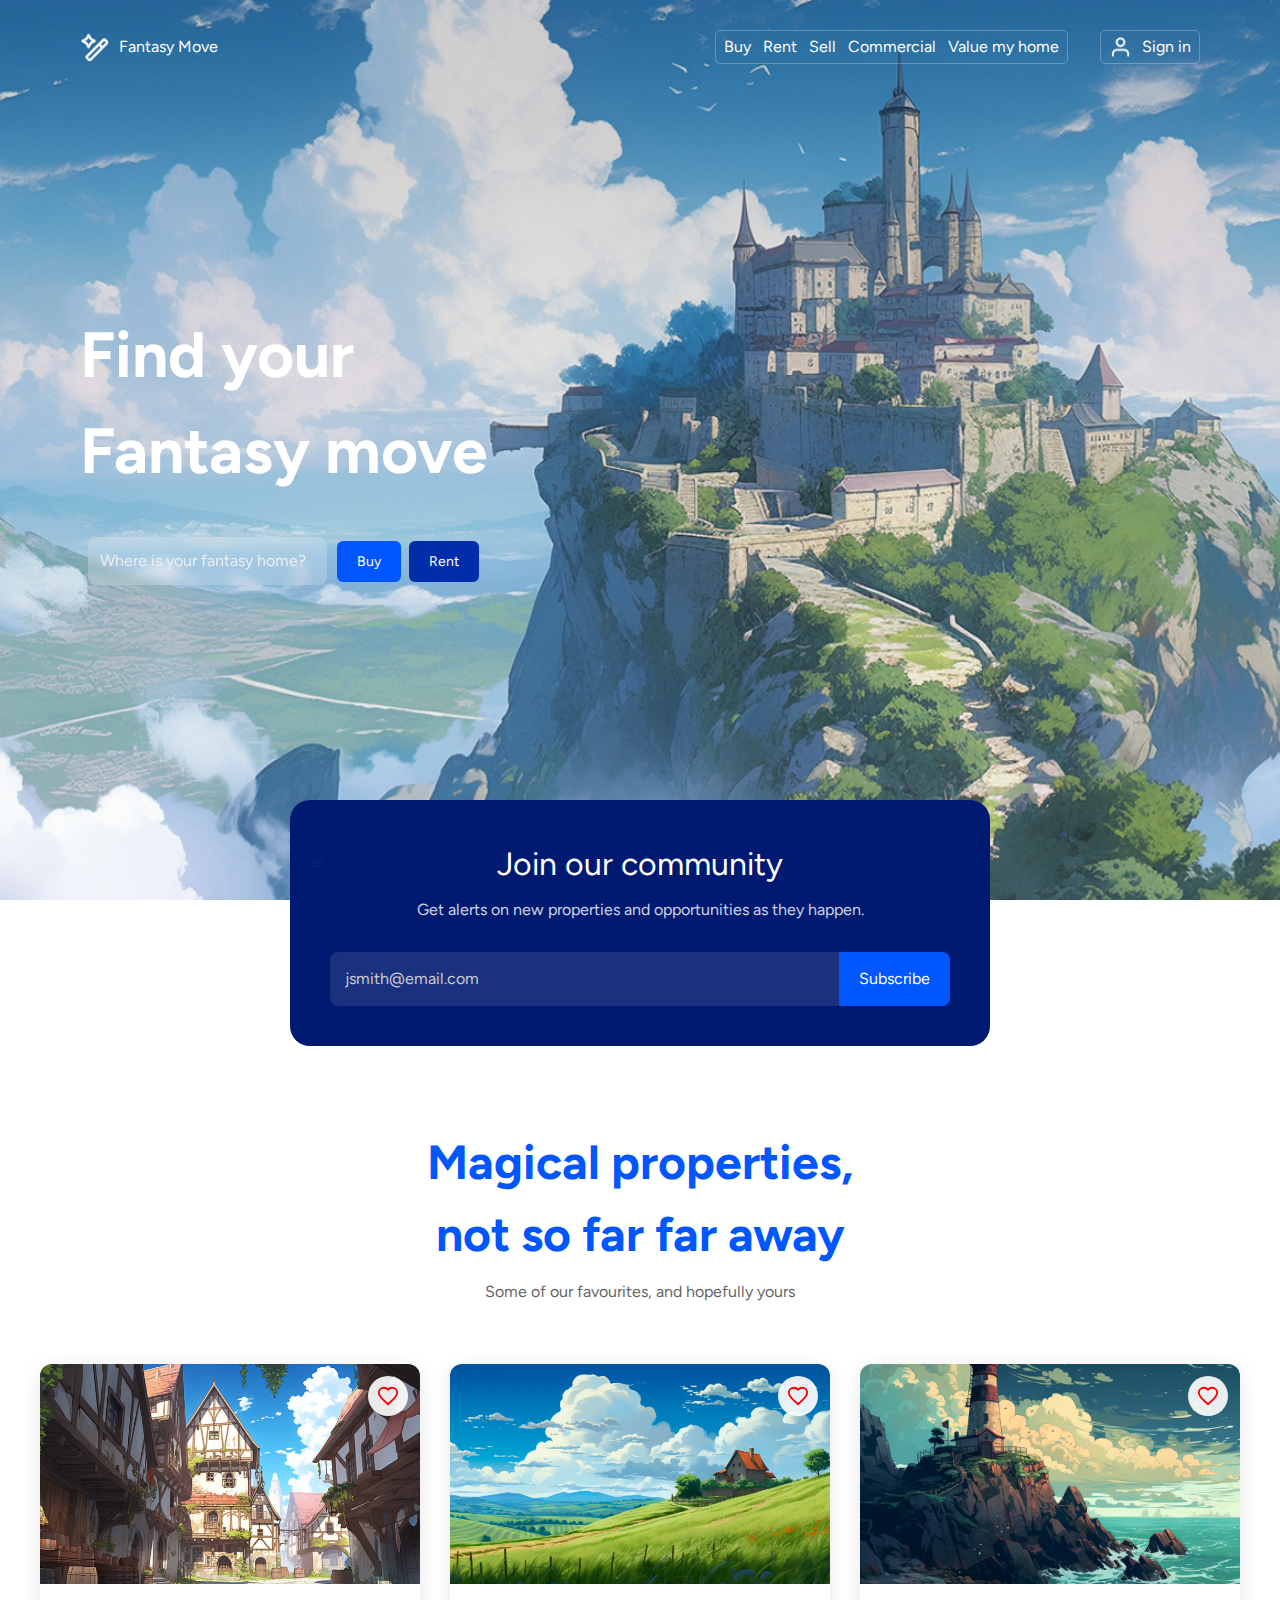
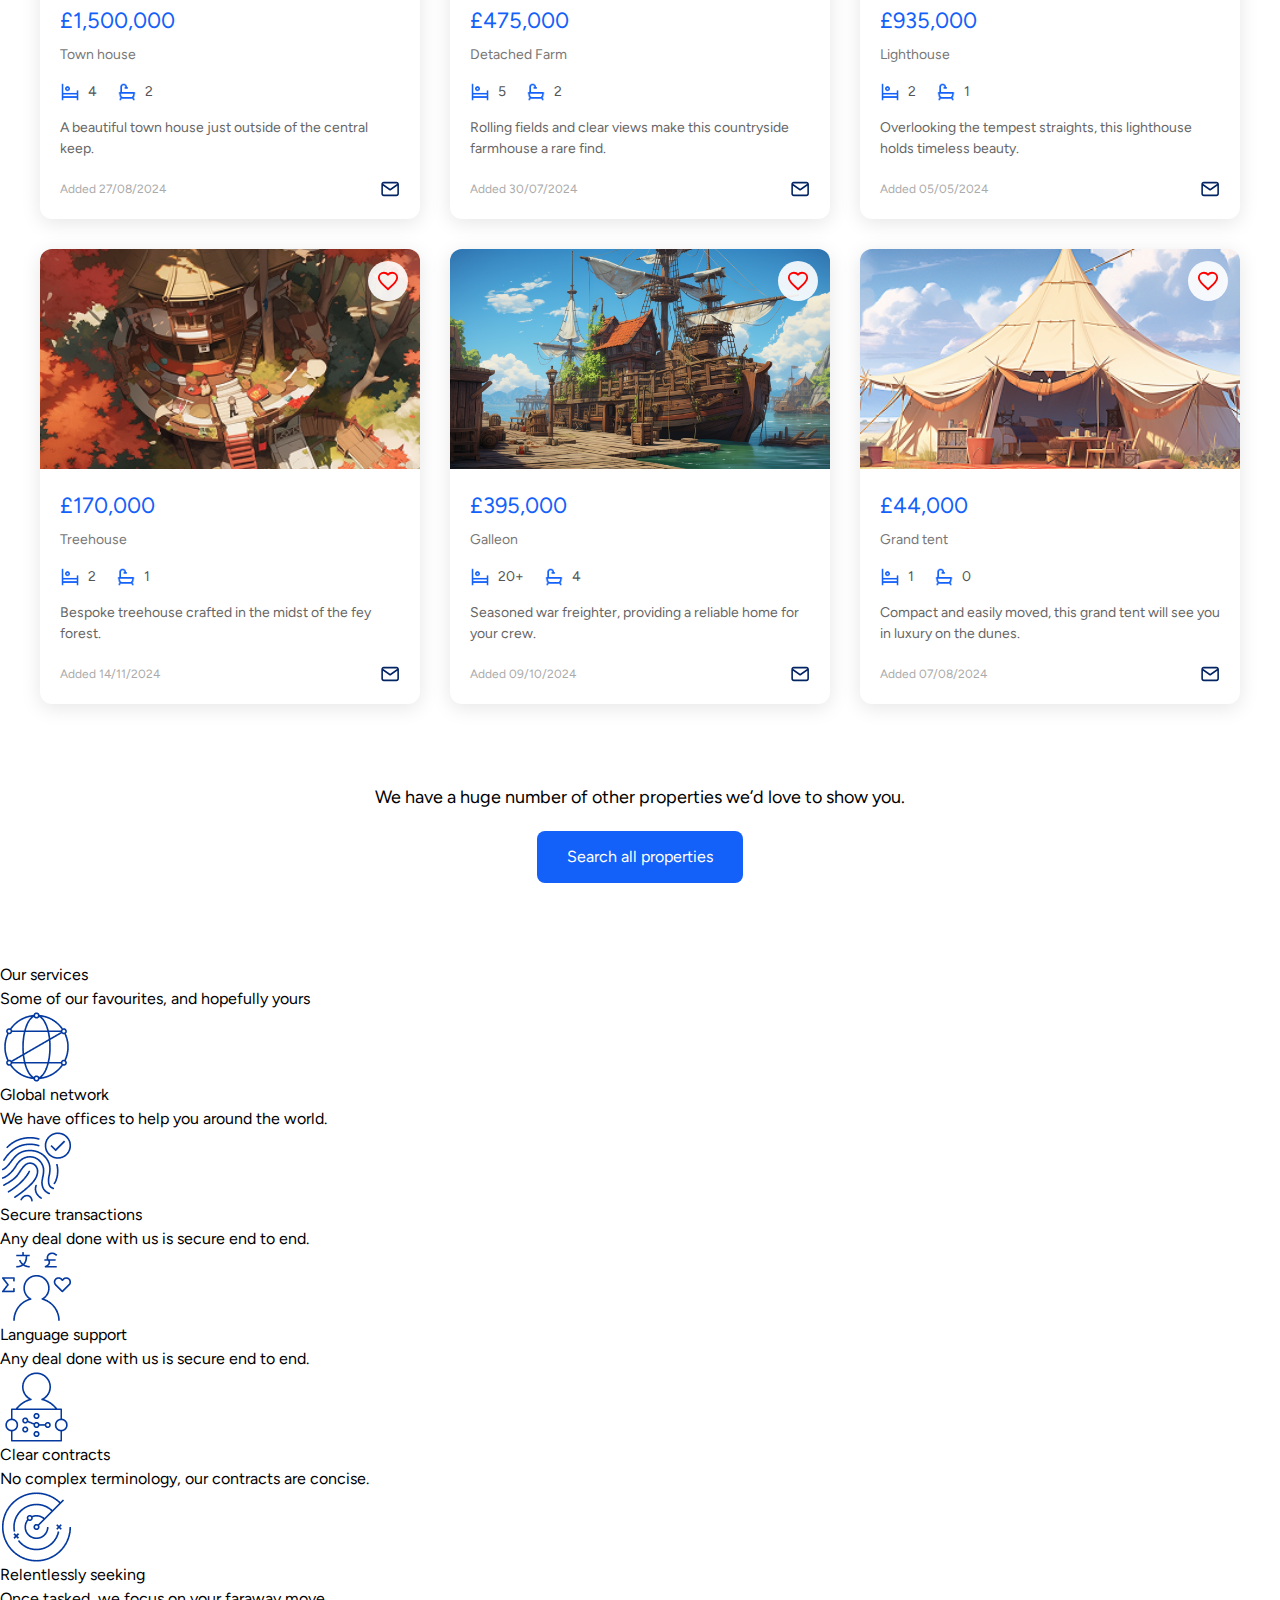
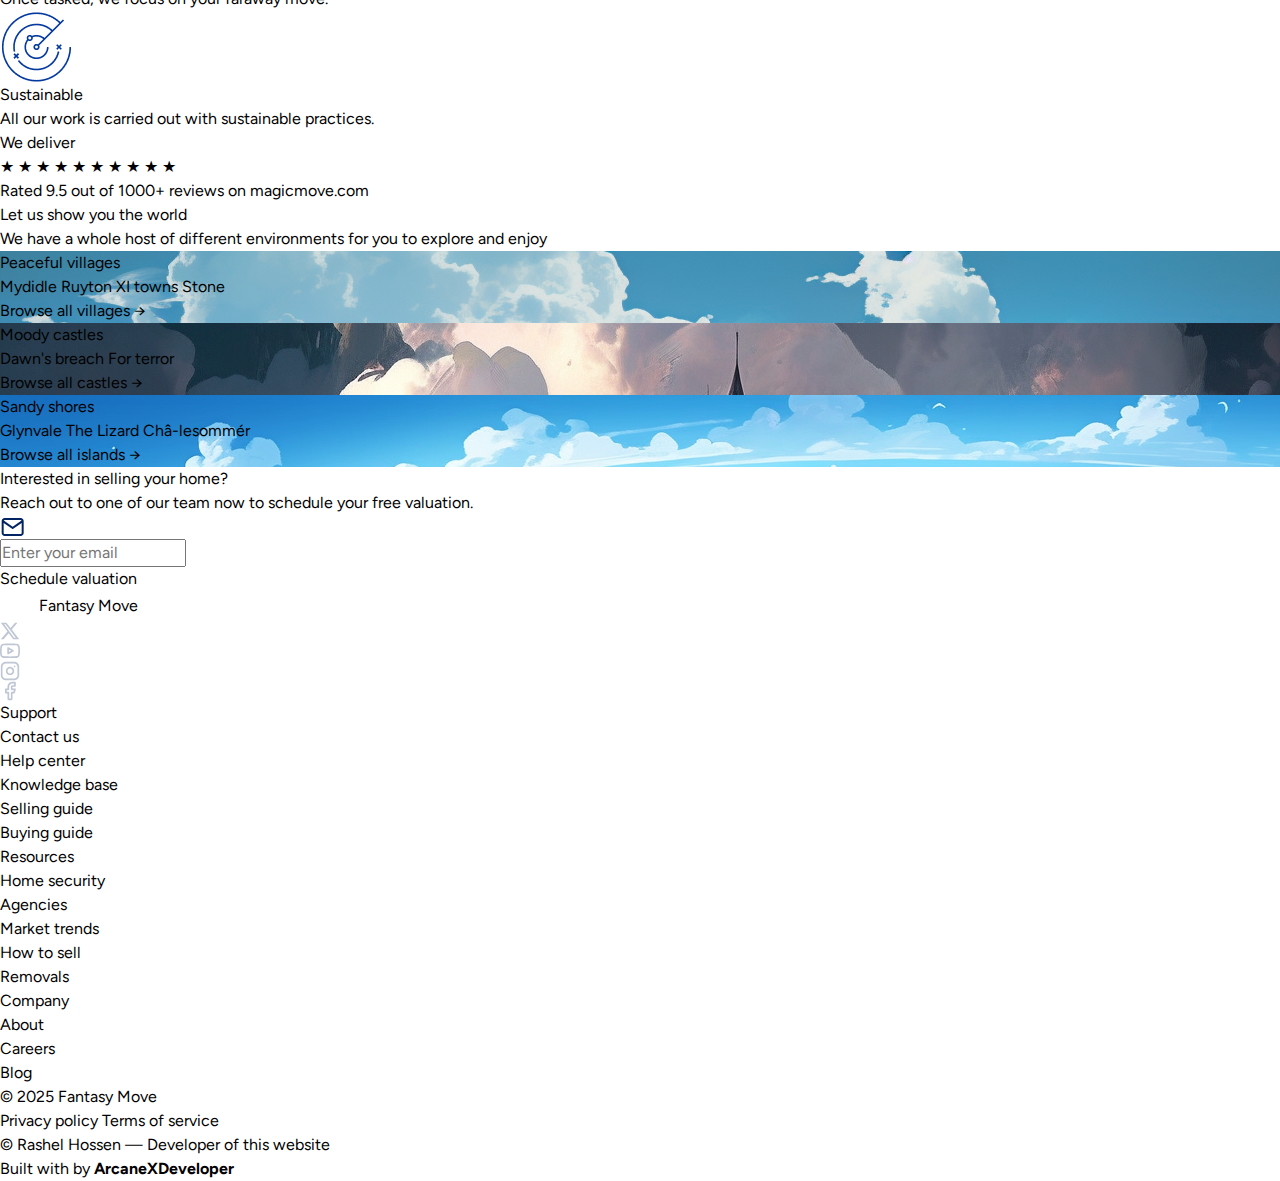
<file: indexun.html>
<!DOCTYPE html>
<html lang="en">

<head>
    <meta charset="UTF-8">
    <meta name="viewport" content="width=device-width, initial-scale=1.0">
    <title>Fantasy Move</title>
    <link rel="stylesheet" href="./assets/css/style.css">
</head>

<body>

    <!------Header-Area----->
    <header class="header">
        <div class="logo">
            <img src="./assets/images/hero/Wand.png" alt="Wand">
            <span>Fantasy Move</span>
        </div>
        <div class="right">
            <nav class="nav">
                <ul class="nav-link">
                    <li class="nav-item">Buy</li>
                    <li class="nav-item">Rent</li>
                    <li class="nav-item">Sell</li>
                    <li class="nav-item">Commercial</li>
                    <li class="nav-item">Value my home</li>
                </ul>
            </nav>
            <div class="account">
                <img src="./assets/images/hero/User.png" alt="User">
                <span>Sign in</span>
            </div>
        </div>
    </header>

    <main>
        <!-------------Hero-Area--------------->
        <section class="hero-area">
            <div class="hero-content">
                <h1>Find your <br> Fantasy move</h1>
                <div class="search-area">
                    <input type="text" placeholder="Where is your fantasy home?">
                    <div class="buttons">
                        <button class="buy-btn">Buy</button>
                        <button class="rent-btn">Rent</button>
                    </div>
                </div>
            </div>
        </section>

        <!---------- Community Section Area ---------->
        <section class="community">
            <div class="community-container">
                <h1>Join our community</h1>
                <p>Get alerts on new properties and opportunities as they happen.</p>
                <div class="subscribe-form">
                    <input type="text" placeholder="jsmith@email.com">
                    <button>Subscribe</button>
                </div>
            </div>
        </section>

        <!----------Property Section Area ---------->
        <section class="properties">
            <div class="properties-header">
                <h2>
                    Magical properties,<br>not so far far away
                    <img src="./assets/images/property/star-element.png" alt="Star Element" class="star-element">
                </h2>
                <p>Some of our favourites, and hopefully yours</p>
            </div>

            <div class="properties-grid">
                <!-- Property Card 1 -->
                <div class="property-card">
                    <div class="property-image-wrapper">
                        <img src="./assets/images/property/Town-house.png" alt="Town house">
                        <button class="heart-button">
                            <svg class="heart-icon" xmlns="http://www.w3.org/2000/svg" viewBox="0 0 24 24" fill="none"
                                stroke="currentColor" stroke-width="2">
                                <path class="heart-path" d="M12 21l-1.45-1.32C5.4 15.36 
                                2 12.28 2 8.5 2 5.42 4.42 3 7.5 3c1.74 0 3.41 
                                0.81 4.5 2.09C13.09 3.81 14.76 3 16.5 3 19.58 
                                3 22 5.42 22 8.5c0 3.78-3.4 6.86-8.55 
                                11.18L12 21z" />
                            </svg>
                        </button>
                    </div>
                    <div class="property-info">
                        <h3>£1,500,000</h3>
                        <span>Town house</span>
                        <div class="property-icons">
                            <span><img src="./assets/images/property/Bedroom.png" alt="Bedroom">4</span>
                            <span><img src="./assets/images/property/Bathroom.png" alt="Bathroom">2</span>
                        </div>
                        <p>A beautiful town house just outside of the central keep.</p>
                        <div class="property-footer">
                            <small>Added 27/08/2024</small>
                            <span><img src="./assets/images/property/Mail.svg" alt="Mail"></span>
                        </div>
                    </div>
                </div>

                <!-- Property Card 2 -->
                <div class="property-card">
                    <div class="property-image-wrapper">
                        <img src="./assets/images/property/Detached-farm.png" alt="Detached Farm">
                        <button class="heart-button">
                            <svg class="heart-icon" xmlns="http://www.w3.org/2000/svg" viewBox="0 0 24 24" fill="none"
                                stroke="currentColor" stroke-width="2">
                                <path class="heart-path" d="M12 21l-1.45-1.32C5.4 15.36 
                                2 12.28 2 8.5 2 5.42 4.42 3 7.5 3c1.74 0 3.41 
                                0.81 4.5 2.09C13.09 3.81 14.76 3 16.5 3 19.58 
                                3 22 5.42 22 8.5c0 3.78-3.4 6.86-8.55 
                                11.18L12 21z" />
                            </svg>
                        </button>
                    </div>
                    <div class="property-info">
                        <h3>£475,000</h3>
                        <span>Detached Farm</span>
                        <div class="property-icons">
                            <span><img src="./assets/images/property/Bedroom.png" alt="Bedroom">5</span>
                            <span><img src="./assets/images/property/Bathroom.png" alt="Bathroom">2</span>
                        </div>
                        <p>Rolling fields and clear views make this countryside farmhouse a rare find.</p>
                        <div class="property-footer">
                            <small>Added 30/07/2024</small>
                            <span><img src="./assets/images/property/Mail.svg" alt="Mail"></span>
                        </div>
                    </div>
                </div>

                <!-- Property Card 3 -->
                <div class="property-card">
                    <div class="property-image-wrapper">
                        <img src="./assets/images/property/Lighthouse.png" alt="Lighthouse">
                        <button class="heart-button">
                            <svg class="heart-icon" xmlns="http://www.w3.org/2000/svg" viewBox="0 0 24 24" fill="none"
                                stroke="currentColor" stroke-width="2">
                                <path class="heart-path" d="M12 21l-1.45-1.32C5.4 15.36 
                                2 12.28 2 8.5 2 5.42 4.42 3 7.5 3c1.74 0 3.41 
                                0.81 4.5 2.09C13.09 3.81 14.76 3 16.5 3 19.58 
                                3 22 5.42 22 8.5c0 3.78-3.4 6.86-8.55 
                                11.18L12 21z" />
                            </svg>
                        </button>
                    </div>
                    <div class="property-info">
                        <h3>£935,000</h3>
                        <span>Lighthouse</span>
                        <div class="property-icons">
                            <span><img src="./assets/images/property/Bedroom.png" alt="Bedroom">2</span>
                            <span><img src="./assets/images/property/Bathroom.png" alt="Bathroom">1</span>
                        </div>
                        <p>Overlooking the tempest straights, this lighthouse holds timeless beauty.</p>
                        <div class="property-footer">
                            <small>Added 05/05/2024</small>
                            <span><img src="./assets/images/property/Mail.svg" alt="Mail"></span>
                        </div>
                    </div>
                </div>

                <!-- Property Card 4 -->
                <div class="property-card">
                    <div class="property-image-wrapper">
                        <img src="./assets/images/property/Treehouse.png" alt="Treehouse">
                        <button class="heart-button">
                            <svg class="heart-icon" xmlns="http://www.w3.org/2000/svg" viewBox="0 0 24 24" fill="none"
                                stroke="currentColor" stroke-width="2">
                                <path class="heart-path" d="M12 21l-1.45-1.32C5.4 15.36 
                                2 12.28 2 8.5 2 5.42 4.42 3 7.5 3c1.74 0 3.41 
                                0.81 4.5 2.09C13.09 3.81 14.76 3 16.5 3 19.58 
                                3 22 5.42 22 8.5c0 3.78-3.4 6.86-8.55 
                                11.18L12 21z" />
                            </svg>
                        </button>
                    </div>
                    <div class="property-info">
                        <h3>£170,000</h3>
                        <span>Treehouse</span>
                        <div class="property-icons">
                            <span><img src="./assets/images/property/Bedroom.png" alt="Bedroom">2</span>
                            <span><img src="./assets/images/property/Bathroom.png" alt="Bathroom">1</span>
                        </div>
                        <p>Bespoke treehouse crafted in the midst of the fey forest.</p>
                        <div class="property-footer">
                            <small>Added 14/11/2024</small>
                            <span><img src="./assets/images/property/Mail.svg" alt="Mail"></span>
                        </div>
                    </div>
                </div>

                <!-- Property Card 5 -->
                <div class="property-card">
                    <div class="property-image-wrapper">
                        <img src="./assets/images/property/Galleon.png" alt="Galleon">
                        <button class="heart-button">
                            <svg class="heart-icon" xmlns="http://www.w3.org/2000/svg" viewBox="0 0 24 24" fill="none"
                                stroke="currentColor" stroke-width="2">
                                <path class="heart-path" d="M12 21l-1.45-1.32C5.4 15.36 
                                2 12.28 2 8.5 2 5.42 4.42 3 7.5 3c1.74 0 3.41 
                                0.81 4.5 2.09C13.09 3.81 14.76 3 16.5 3 19.58 
                                3 22 5.42 22 8.5c0 3.78-3.4 6.86-8.55 
                                11.18L12 21z" />
                            </svg>
                        </button>
                    </div>
                    <div class="property-info">
                        <h3>£395,000</h3>
                        <span>Galleon</span>
                        <div class="property-icons">
                            <span><img src="./assets/images/property/Bedroom.png" alt="Bedroom">20+</span>
                            <span><img src="./assets/images/property/Bathroom.png" alt="Bathroom">4</span>
                        </div>
                        <p>Seasoned war freighter, providing a reliable home for your crew.</p>
                        <div class="property-footer">
                            <small>Added 09/10/2024</small>
                            <span><img src="./assets/images/property/Mail.svg" alt="Mail"></span>
                        </div>
                    </div>
                </div>

                <!-- Property Card 6 -->
                <div class="property-card">
                    <div class="property-image-wrapper">
                        <img src="./assets/images/property/Grand-tent.png" alt="Grand Tent">
                        <button class="heart-button">
                            <svg class="heart-icon" xmlns="http://www.w3.org/2000/svg" viewBox="0 0 24 24" fill="none"
                                stroke="currentColor" stroke-width="2">
                                <path class="heart-path" d="M12 21l-1.45-1.32C5.4 15.36 
                                2 12.28 2 8.5 2 5.42 4.42 3 7.5 3c1.74 0 3.41 
                                0.81 4.5 2.09C13.09 3.81 14.76 3 16.5 3 19.58 
                                3 22 5.42 22 8.5c0 3.78-3.4 6.86-8.55 
                                11.18L12 21z" />
                            </svg>
                        </button>
                    </div>
                    <div class="property-info">
                        <h3>£44,000</h3>
                        <span>Grand tent</span>
                        <div class="property-icons">
                            <span><img src="./assets/images/property/Bedroom.png" alt="Bedroom">1</span>
                            <span><img src="./assets/images/property/Bathroom.png" alt="Bathroom">0</span>
                        </div>
                        <p>Compact and easily moved, this grand tent will see you in luxury on the dunes.</p>
                        <div class="property-footer">
                            <small>Added 07/08/2024</small>
                            <span><img src="./assets/images/property/Mail.svg" alt="Mail"></span>
                        </div>
                    </div>
                </div>
            </div>

            <div class="properties-button">
                <p>We have a huge number of other properties we’d love to show you.</p>
                <button>Search all properties</button>
            </div>
        </section>

        <!----------Service-Area---------->
        <section class="services">
            <div class="services-header">
                <h2>Our services</h2>
                <p>Some of our favourites, and hopefully yours</p>
            </div>
            <div class="services-grid">
                <div class="service-item">
                    <div class="icon-circle">
                        <img src="./assets/images/service/global.png" alt="Global network" />
                    </div>
                    <h3>Global network</h3>
                    <p>We have offices to help you around the world.</p>
                </div>

                <div class="service-item">
                    <div class="icon-circle">
                        <img src="./assets/images/service/fingerprint.png" alt="Secure transactions" />
                    </div>
                    <h3>Secure transactions</h3>
                    <p>Any deal done with us is secure end to end.</p>
                </div>

                <div class="service-item">
                    <div class="icon-circle">
                        <img src="./assets/images/service/language.png" alt="Language support" />
                    </div>
                    <h3>Language support</h3>
                    <p>Any deal done with us is secure end to end.</p>
                </div>

                <div class="service-item">
                    <div class="icon-circle">
                        <img src="./assets/images/service/support.png" alt="Clear contracts" />
                    </div>
                    <h3>Clear contracts</h3>
                    <p>No complex terminology, our contracts are concise.</p>
                </div>

                <div class="service-item">
                    <div class="icon-circle">
                        <img src="./assets/images/service/location.png" alt="Relentlessly seeking" />
                    </div>
                    <h3>Relentlessly seeking</h3>
                    <p>Once tasked, we focus on your faraway move.</p>
                </div>

                <div class="service-item">
                    <div class="icon-circle">
                        <img src="./assets/images/service/location-2.png" alt="Sustainable" />
                    </div>
                    <h3>Sustainable</h3>
                    <p>All our work is carried out with sustainable practices.</p>
                </div>
            </div>
        </section>

        <!-----------Delivery-Area------------->
        <section class="delivery-section">
            <h2 class="delivery-title">We deliver</h2>
            <div class="stars">
                <span class="star full">★</span>
                <span class="star full">★</span>
                <span class="star full">★</span>
                <span class="star full">★</span>
                <span class="star full">★</span>
                <span class="star full">★</span>
                <span class="star full">★</span>
                <span class="star full">★</span>
                <span class="star full">★</span>
                <span class="star half">★</span> <!-- This is the right-half star -->
            </div>
            <p class="rating-text">
                Rated 9.5 out of 1000+ reviews on <a href="#">magicmove.com</a>
            </p>
        </section>

        <!------------World-Section-Area------------>
        <section class="world-section">
            <h2 class="section-title">Let us show you the world</h2>
            <p class="section-subtitle">
                We have a whole host of different environments for you to explore and enjoy
            </p>

            <div class="grid">
                <div class="card card-wide" style="background-image: url('./assets/images/world/village.png')">
                    <div class="card-content">
                        <h3>Peaceful villages</h3>
                        <div class="tags">
                            <span>Mydidle</span>
                            <span>Ruyton XI towns</span>
                            <span>Stone</span>
                        </div>
                        <a href="#" class="browse-link">Browse all villages →</a>
                    </div>
                </div>

                <div class="card card-square content-right"
                    style="background-image: url('./assets/images/world/castles.png')">
                    <div class="card-content">
                        <h3>Moody castles</h3>
                        <div class="tags">
                            <span>Dawn's breach</span>
                            <span>For terror</span>
                        </div>
                        <a href="#" class="browse-link">Browse all castles →</a>
                    </div>
                </div>

                <div class="card card-full" style="background-image: url('./assets/images/world/shores.png')">
                    <div class="card-content">
                        <h3>Sandy shores</h3>
                        <div class="tags">
                            <span>Glynvale</span>
                            <span>The Lizard</span>
                            <span>Châ-lesommér</span>
                        </div>
                        <a href="#" class="browse-link">Browse all islands →</a>
                    </div>
                </div>
            </div>
        </section>

        <!-- CTA Section -->
        <section class="cta-section">
            <div class="cta-content">
                <div class="cta-overlay">
                    <h2>Interested in selling your home?</h2>
                    <p>Reach out to one of our team now to schedule your free valuation.</p>
                    <form class="cta-form">
                        <div class="input-group">
                            <span class="input-icon">
                                <img src="./assets/images/property/Mail.svg" alt="Mail">
                            </span>
                            <input type="email" placeholder="Enter your email" required>
                        </div>
                        <button type="submit">Schedule valuation</button>
                    </form>
                </div>
            </div>
        </section>

    </main>

    <!-- Footer Section -->
    <footer class="footer-section">
        <div class="footer-container">
            <!-- Logo and Social -->
            <div class="footer-left">
                <div class="logo">
                    <img src="./assets/images/hero/Wand.png" alt="Wand">
                    <span>Fantasy Move</span>
                </div>
                <div class="social-icons">
                    <a href="#"><img src="./assets/images/footer/Twitter.svg" alt="Twitter"></a>
                    <a href="#"><img src="./assets/images/footer/YouTube.svg" alt="YouTube"></a>
                    <a href="#"><img src="./assets/images/footer/Instragram.svg" alt="Instagram"></a>
                    <a href="#"><img src="./assets/images/footer/Facebook.svg" alt="Facebook"></a>
                </div>
            </div>

            <!-- Footer Links -->
            <div class="footer-links">
                <div class="column">
                    <h4>Support</h4>
                    <ul>
                        <li>Contact us</li>
                        <li>Help center</li>
                        <li>Knowledge base</li>
                        <li>Selling guide</li>
                        <li>Buying guide</li>
                    </ul>
                </div>

                <div class="column">
                    <h4>Resources</h4>
                    <ul>
                        <li>Home security</li>
                        <li>Agencies</li>
                        <li>Market trends</li>
                        <li>How to sell</li>
                        <li>Removals</li>
                    </ul>
                </div>

                <div class="column">
                    <h4>Company</h4>
                    <ul>
                        <li>About</li>
                        <li>Careers</li>
                        <li>Blog</li>
                    </ul>
                </div>
            </div>
        </div>

        <!-- Footer Bottom -->
        <div class="footer-bottom">
            <p>© 2025 Fantasy Move</p>
            <div class="legal-links">
                <a href="#">Privacy policy</a>
                <a href="#">Terms of service</a>
            </div>
        </div>

        <!-- Footer Credit -->
        <div class="footer-credit">
            <p>© Rashel Hossen — Developer of this website</p>
            <p>Built with by <strong>ArcaneXDeveloper</strong></p>
        </div>
    </footer>


</body>

<script src="./assets/js/javascript.js"></script>

</html>
</file>
<file: assets/css/style.css>
/*-------- Google Fonts --------*/
@import url('https://fonts.googleapis.com/css2?family=Figtree:ital,wght@0,300..900;1,300..900&family=Inter:ital,opsz,wght@0,14..32,100..900;1,14..32,100..900&family=Manrope:wght@200..800&family=Montserrat:ital,wght@0,100..900;1,100..900&family=Plus+Jakarta+Sans:ital,wght@0,200..800;1,200..800&family=Questrial&display=swap');

/*-------- Basic CSS Reset + Optionals --------*/
*,
*::before,
*::after {
    margin: 0;
    padding: 0;
    box-sizing: border-box;
}

html,
body {
    height: 100%;
    width: 100%;
    font-family: "Figtree", sans-serif;
    scroll-behavior: smooth;
    /* Smooth scroll for anchor links */
    -webkit-font-smoothing: antialiased;
    /* Improve text rendering on WebKit */
    -moz-osx-font-smoothing: grayscale;
    /* Improve text rendering on MacOS */
}

/* Remove default list styles */
ul,
ol {
    list-style: none;
}

/* Remove default link styles */
a {
    text-decoration: none;
    color: inherit;
}

/* Remove default button styles */
button {
    background: none;
    border: none;
    outline: none;
    cursor: pointer;
}

/* Remove default image spacing and make images responsive */
img {
    max-width: 100%;
    height: auto;
    display: block;
}

/* Set default heading font-weight and size inheritance */
h1,
h2,
h3,
h4,
h5,
h6 {
    font-weight: inherit;
    font-size: inherit;
}

/* Optional: Set a better default line-height */
body {
    line-height: 1.5;
}

/* Optional: Set input and textarea to inherit font */
input,
textarea,
select,
button {
    font: inherit;
}


/*--------- Header ---------*/
.header {
    width: 100%;
    padding: 30px 80px;
    position: absolute;
    top: 0;
    left: 0;
    z-index: 10;
    display: flex;
    align-items: center;
    justify-content: space-between;
    color: white;
}

.logo {
    display: flex;
    align-items: center;
    gap: 10px;
}

.logo img {
    height: 30px;
}

.nav {
    flex: 1;
    display: flex;
    justify-content: center;
}

.nav-link {
    display: flex;
    gap: 12px;
    list-style: none;
    border: 1px solid rgba(255, 255, 255, 0.25);
    border-radius: 5px;
    padding: 4px 8px;
}

.nav-item {
    font-size: 16px;
    cursor: pointer;
    position: relative;
}

.account {
    display: flex;
    align-items: center;
    gap: 10px;
    cursor: pointer;
    border: 1px solid rgba(255, 255, 255, 0.25);
    border-radius: 5px;
    padding: 4px 8px;
}

.account img {
    height: 24px;
}

.right {
    display: flex;
    gap: 32px;
}

/*--------- Hero Section ---------*/
.hero-area {
    position: relative;
    background-image: url('../images/hero/hero-background.png');
    background-size: cover;
    background-position: center;
    background-repeat: no-repeat;
    height: 100vh;
    width: 100%;
    display: flex;
    align-items: center;
    justify-content: flex-start;
    padding: 0 80px;
    /* filter: drop-shadow(0px 20px 20px rgba(253, 253, 253, 0.3)); */
}

.hero-content {
    max-width: 500px;
    color: white;
}

.hero-content h1 {
    font-size: 64px;
    font-weight: 700;
    margin-bottom: 30px;
}

.search-area {
    display: flex;
    align-items: center;
    gap: 10px;
    padding: 8px;
    border-radius: 8px;
}

.search-area input {
    flex: 1;
    padding: 12px;
    border: none;
    outline: none;
    background: rgba(255, 255, 255, 0.2);
    backdrop-filter: blur(4px);
    color: rgb(0, 0, 0);
    font-size: 16px;
    border-radius: 8px;
}

.search-area input::placeholder {
    color: #eee;
}

.buttons {
    display: flex;
    gap: 8px;
}

.buy-btn,
.rent-btn {
    padding: 10px 20px;
    border: none;
    border-radius: 6px;
    background-color: #0056ff;
    color: white;
    font-size: 14px;
    cursor: pointer;
    transition: background 0.3s ease;
}

.rent-btn {
    background-color: #002eaa;
}

.buy-btn:hover,
.rent-btn:hover {
    background-color: #0041cc;
}


/*--------- Community Section ---------*/
.community {
    position: relative;
    width: 100%;
    margin-top: -100px;
    /* Pull it upward into hero */
    display: flex;
    justify-content: center;
    align-items: center;
    z-index: 20;
    /* Higher than hero background */
}

.community-container {
    background: linear-gradient(135deg, #001a72 0%, #001a72 100%);
    border-radius: 20px;
    padding: 40px;
    max-width: 700px;
    width: 90%;
    text-align: center;
    color: white;
    position: relative;
    overflow: hidden;
}

/* Optional decorative stars */
.community-container::before,
.community-container::after {
    content: "";
    position: absolute;
    background: url('../images/comunity/star.png') no-repeat center/contain;
    width: 100px;
    height: 100px;
    opacity: 0.3;
}

.community-container::before {
    top: 20px;
    left: 20px;
}

.community-container::after {
    bottom: 20px;
    right: 20px;
}

.community-container h1 {
    font-size: 32px;
    margin-bottom: 10px;
}

.community-container p {
    font-size: 16px;
    margin-bottom: 30px;
    opacity: 0.8;
}

.subscribe-form {
    display: flex;
    background: rgba(255, 255, 255, 0.1);
    border-radius: 8px;
    overflow: hidden;
}

.subscribe-form input {
    flex: 1;
    padding: 15px;
    border: none;
    outline: none;
    font-size: 16px;
    color: white;
    background: transparent;
}

.subscribe-form input::placeholder {
    color: #ccc;
}

.subscribe-form button {
    background-color: #0056ff;
    color: white;
    border: none;
    padding: 0 20px;
    font-size: 16px;
    cursor: pointer;
    transition: background 0.3s ease;
}

.subscribe-form button:hover {
    background-color: #003bb3;
}


/* === Properties Section === */
.properties {
    padding: 80px 40px;
    /* background-color: #f8f8f8; */
    text-align: center;
}

.properties-header h2 {
    font-size: 48px;
    font-weight: 700;
    color: #0056ff;
    margin-bottom: 10px;
}

.properties-header h2 .star-element {
    position: absolute;
    top: -20px;
    right: -30px;
    width: 40px;
    height: 40px;
}

.properties-header p {
    font-size: 16px;
    color: #666;
    margin-bottom: 50px;
}

/* Properties Grid */
.properties-grid {
    display: grid;
    grid-template-columns: repeat(auto-fit, minmax(300px, 1fr));
    gap: 30px;
    margin-top: 60px;
}

/* Property Card */
.property-card {
    background: #fff;
    border-radius: 12px;
    overflow: hidden;
    box-shadow: 0 4px 20px rgba(0, 0, 0, 0.1);
    display: flex;
    flex-direction: column;
    transition: transform 0.3s ease;
}

.property-card:hover {
    transform: translateY(-5px);
}

/* Image Wrapper */
.property-image-wrapper {
    position: relative;
    overflow: hidden;
}

.property-image-wrapper img {
    width: 100%;
    height: 220px;
    object-fit: cover;
}

/* Heart Button */
.heart-button {
    position: absolute;
    top: 12px;
    right: 12px;
    background: rgba(255, 255, 255, 0.9);
    border: none;
    border-radius: 50%;
    width: 40px;
    height: 40px;
    display: flex;
    align-items: center;
    justify-content: center;
    padding: 0;
    cursor: pointer;
}

.heart-icon {
    width: 22px;
    height: 22px;
    color: #e63946;
}

.heart-button .heart-icon .heart-path {
    stroke: #ff0000;
    /* Default color (gray) */
    fill: none;
    /* Default (empty heart) */
    transition: all 0.3s ease;
}

.heart-button.active .heart-icon .heart-path {
    stroke: red;
    /* Stroke becomes red */
    fill: red;
    /* Fill becomes red */
}


/* Property Info */
.property-info {
    padding: 20px;
    text-align: left;
}

.property-info h3 {
    font-size: 22px;
    color: #1361F9;
    margin-bottom: 5px;
}

.property-info span {
    font-size: 14px;
    color: #777;
}

.property-icons {
    display: flex;
    gap: 20px;
    margin: 15px 0;
}

.property-icons span {
    display: flex;
    align-items: center;
    font-size: 14px;
    color: #555;
    gap: 8px;
}

.property-icons img {
    width: 20px;
    height: 20px;
}

/* Property Description */
.property-info p {
    font-size: 14px;
    color: #666;
    margin-bottom: 20px;
}

/* Property Footer */
.property-footer {
    display: flex;
    justify-content: space-between;
    align-items: center;
}

.property-footer small {
    font-size: 12px;
    color: #aaa;
}

.property-footer img {
    width: 20px;
    height: 20px;
}

/* Properties Button */
.properties-button {
    margin-top: 80px;
}

.properties-button p {
    font-size: 18px;
    margin-bottom: 20px;
}

.properties-button button {
    background: #1361F9;
    color: #fff;
    padding: 14px 30px;
    border: none;
    border-radius: 8px;
    font-size: 16px;
    cursor: pointer;
    transition: background 0.3s ease;
}

.properties-button button:hover {
    background: #000;
}
</file>
